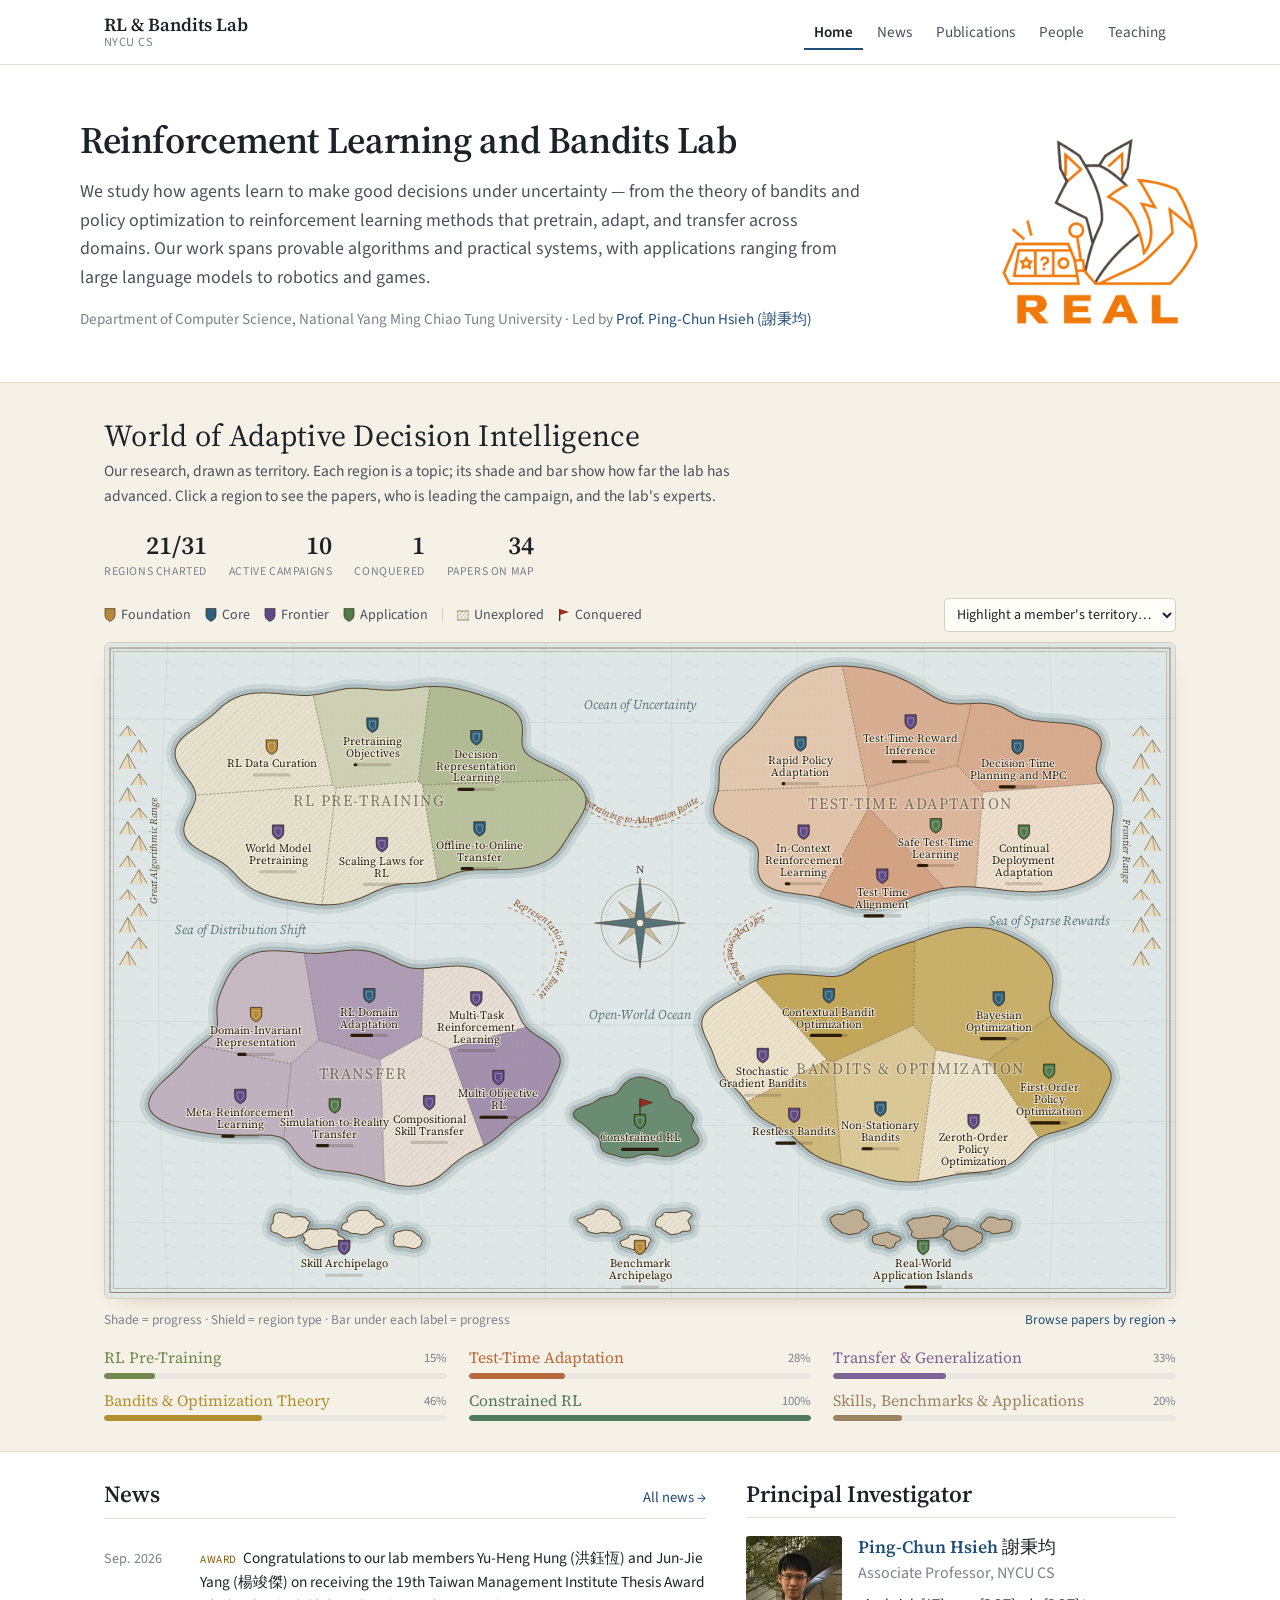
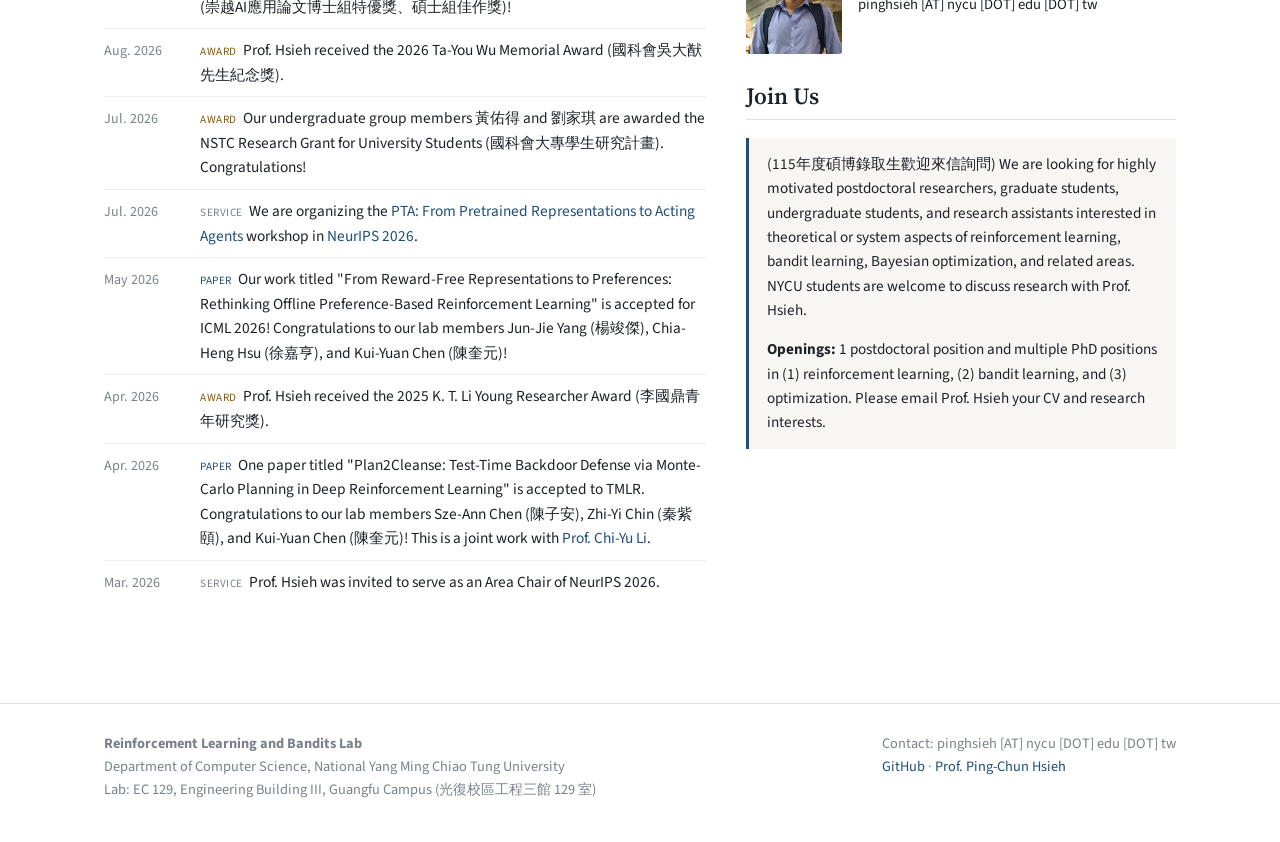
<file: index.html>
<!doctype html>
<html lang="en">
<head>
  <meta charset="utf-8">
  <meta name="viewport" content="width=device-width, initial-scale=1">
  <title>RL & Bandits Lab · NYCU</title>
  <meta name="description" content="Reinforcement Learning and Bandits Lab at the Department of Computer Science, National Yang Ming Chiao Tung University.">
  <link rel="icon" href="assets/img/favicon.png" type="image/png">
  <link rel="apple-touch-icon" href="assets/img/apple-touch-icon.png">
  <link rel="preconnect" href="https://fonts.googleapis.com">
  <link rel="preconnect" href="https://fonts.gstatic.com" crossorigin>
  <link rel="stylesheet" href="https://fonts.googleapis.com/css2?family=IM+Fell+English:ital@0;1&family=Source+Sans+3:wght@400;600&family=Source+Serif+4:opsz,wght@8..60,400;8..60,600&display=swap">
  <link rel="stylesheet" href="assets/css/style.css">
</head>
<body data-page="home">
  <main></main>
  <script src="assets/js/load.js"></script>
</body>
</html>
</file>
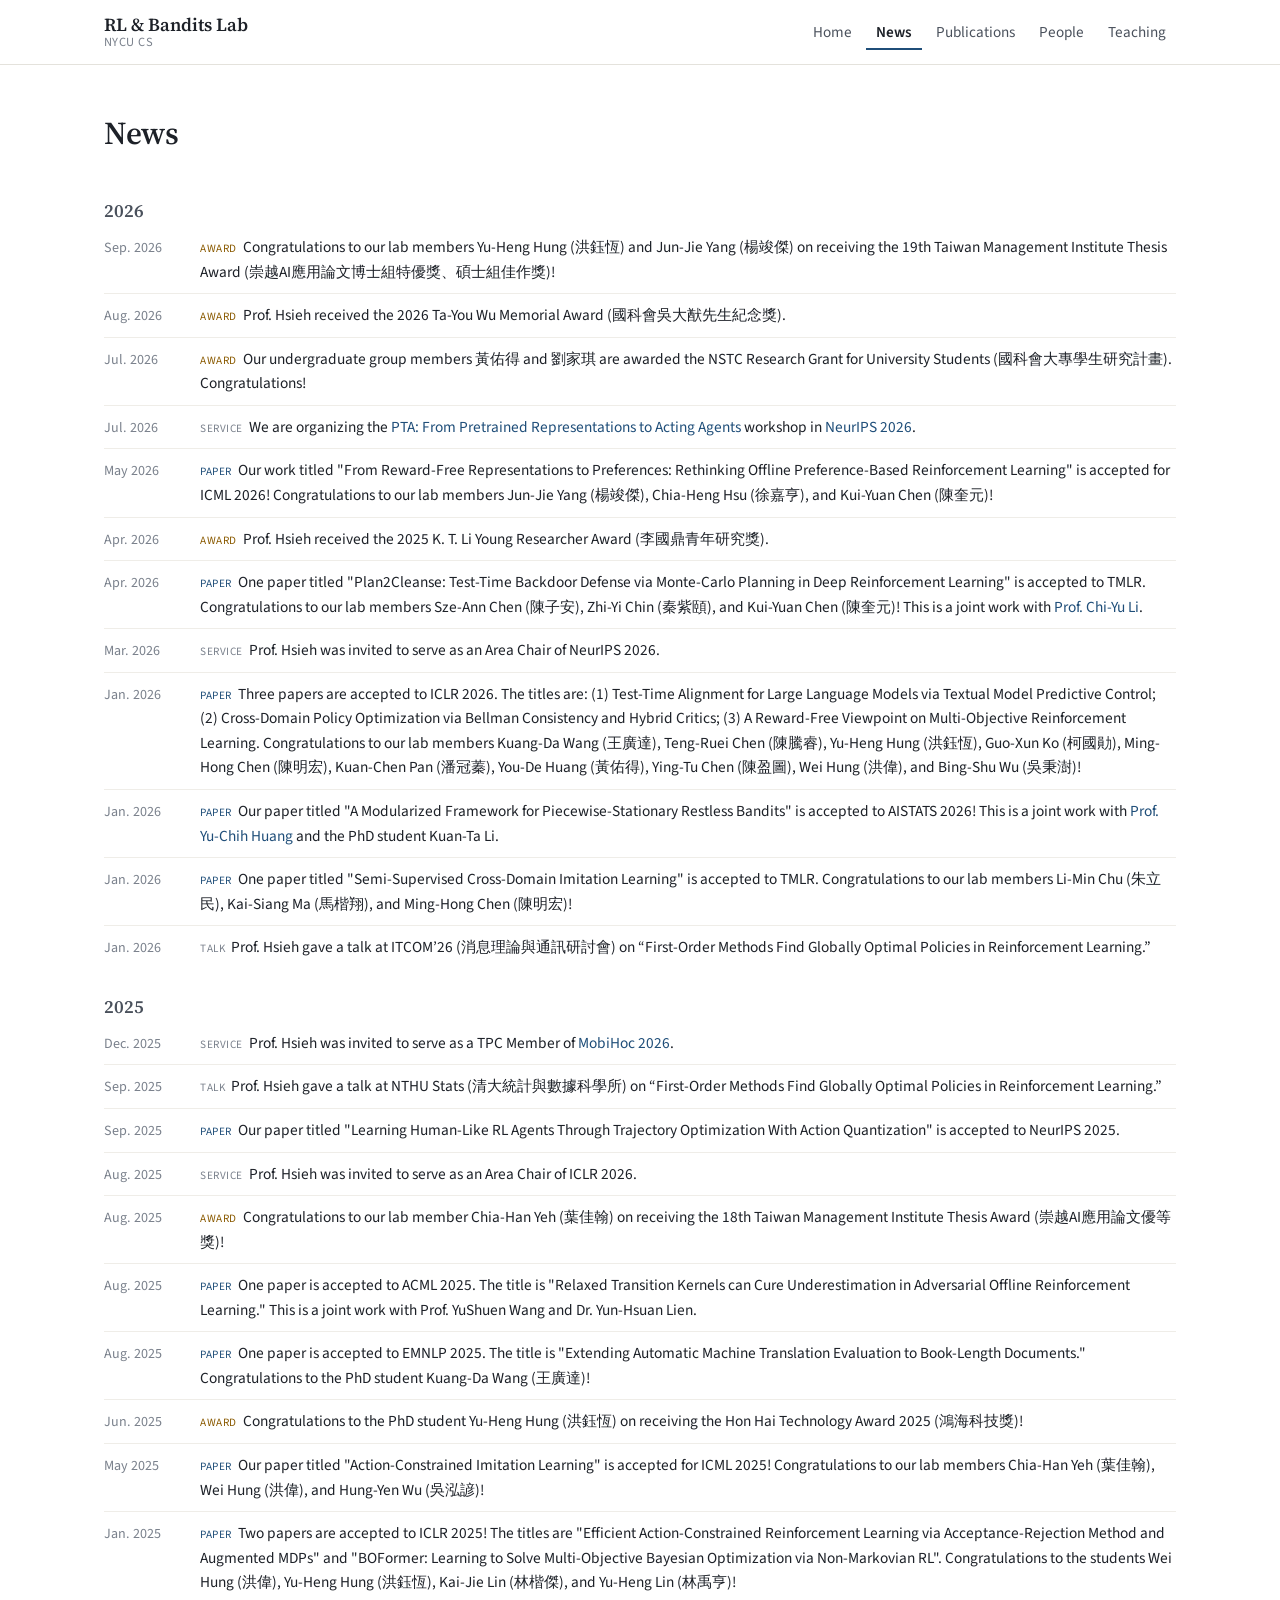
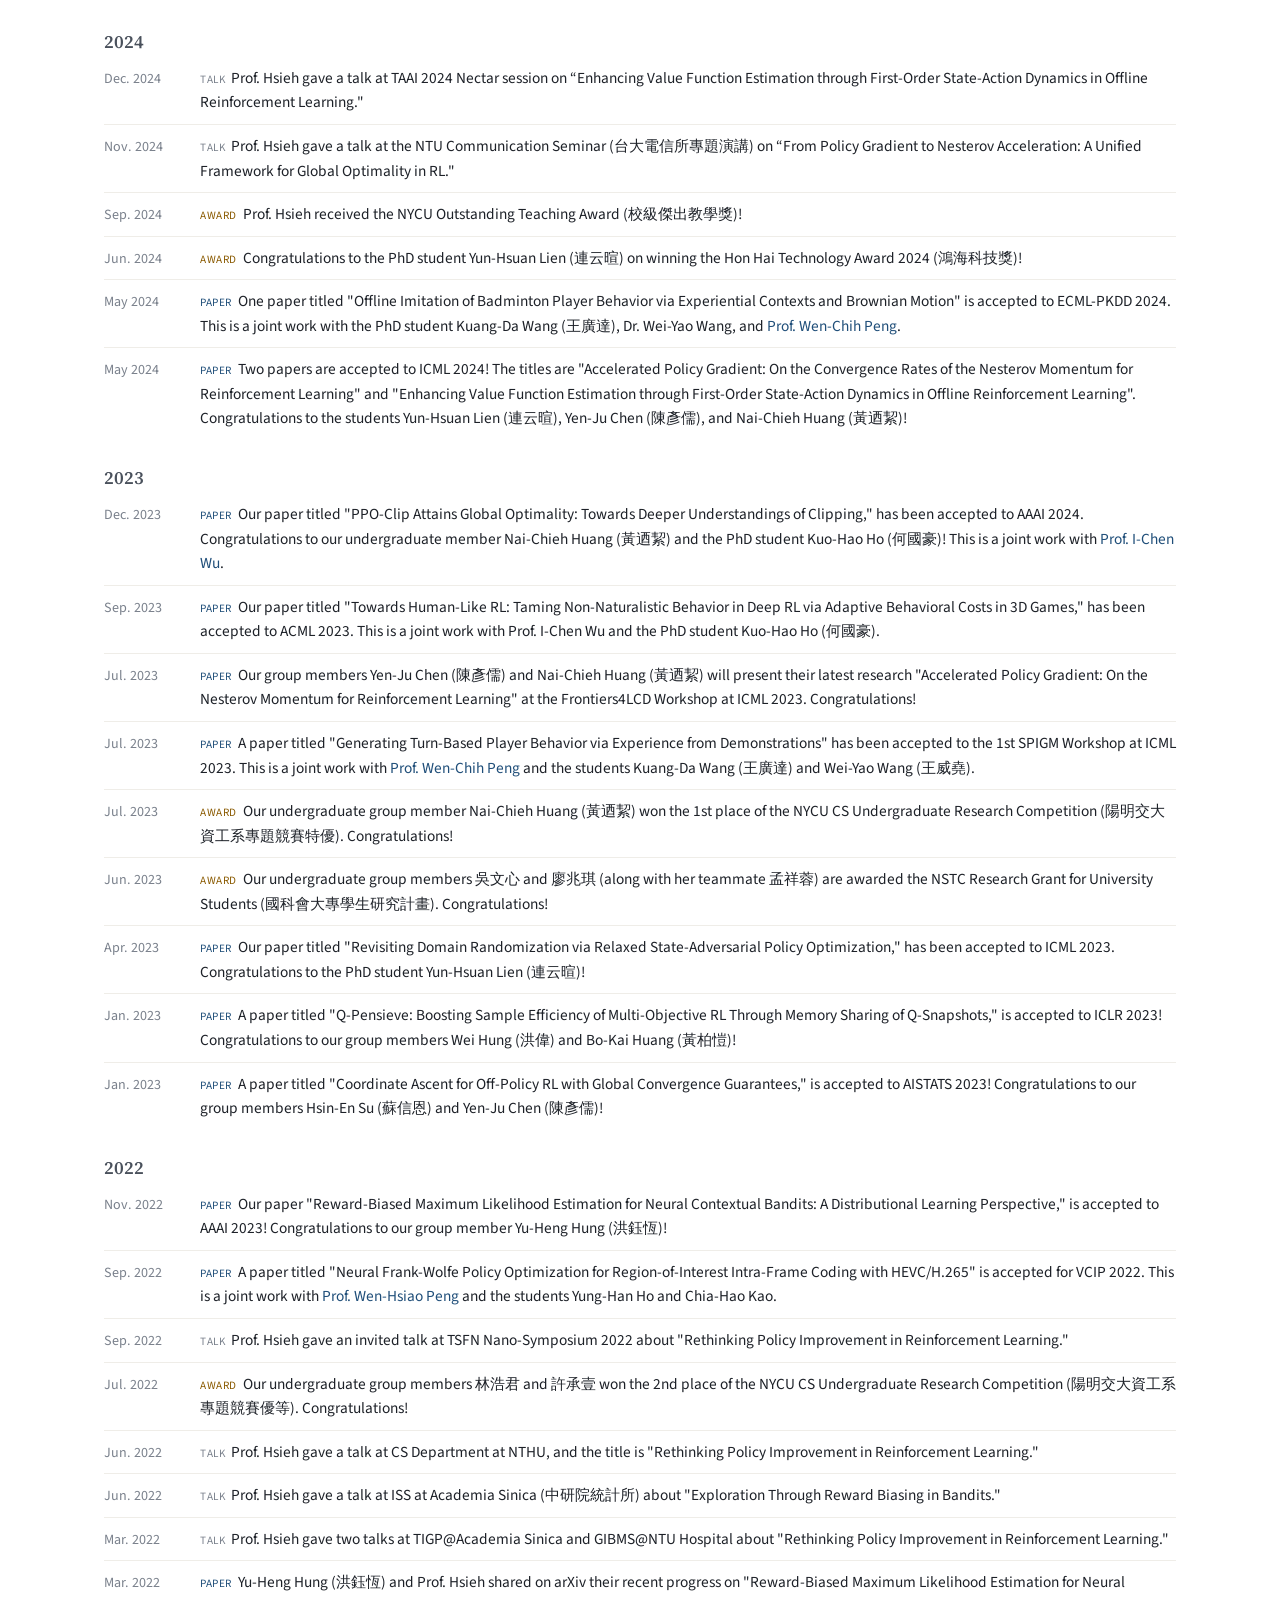
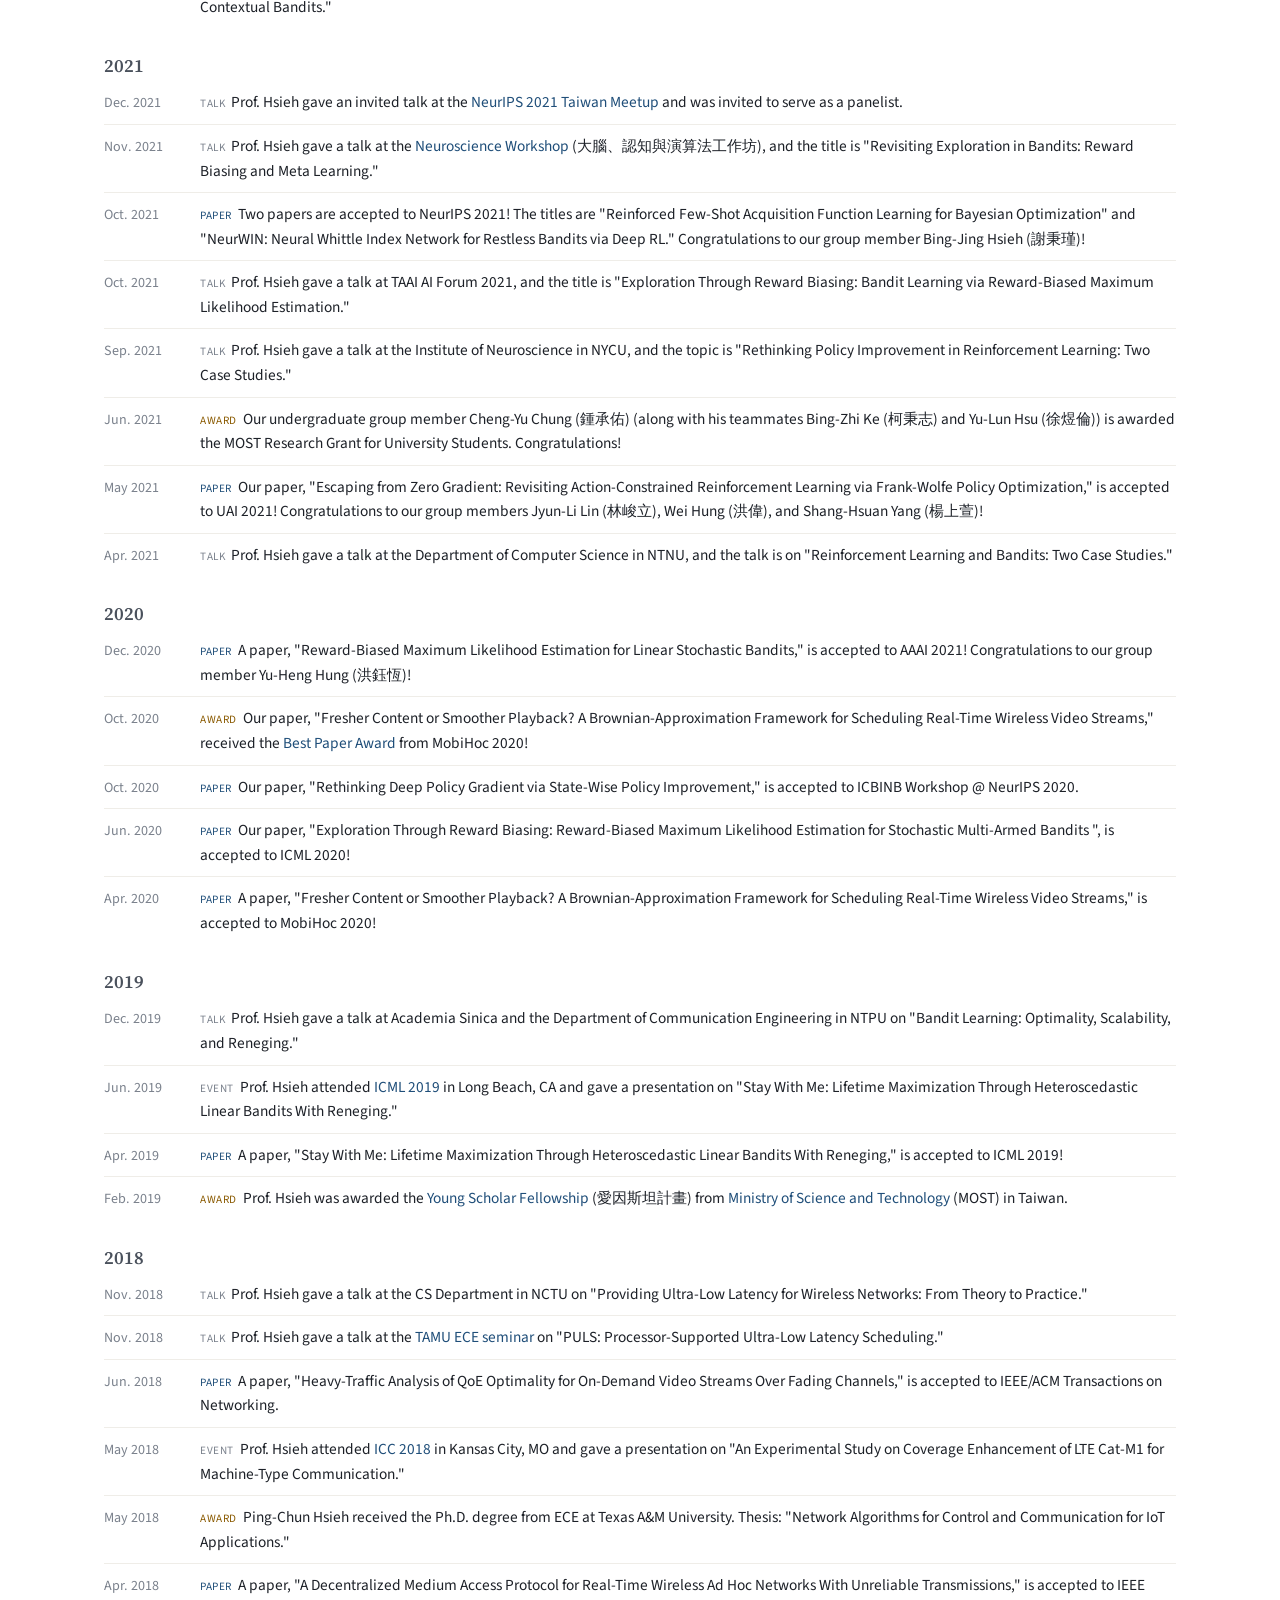
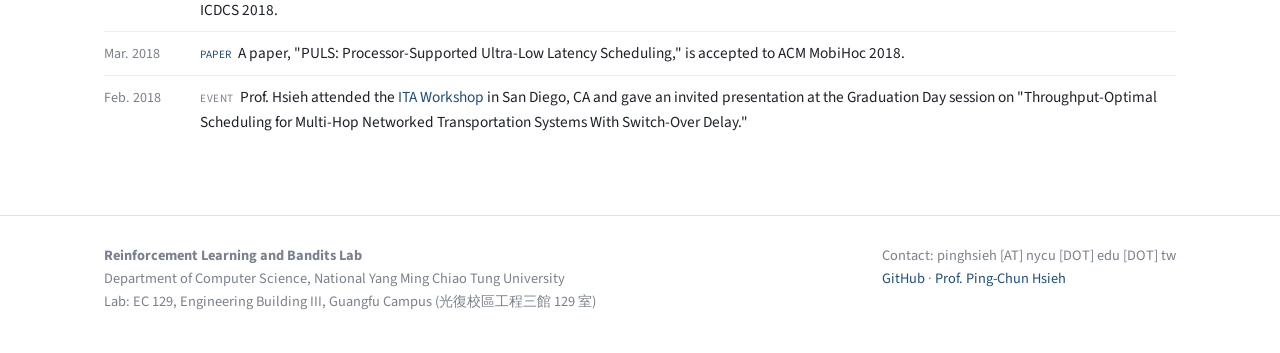
<file: news.html>
<!doctype html>
<html lang="en">
<head>
  <meta charset="utf-8">
  <meta name="viewport" content="width=device-width, initial-scale=1">
  <title>News · RL & Bandits Lab</title>
  <meta name="description" content="News from the RL & Bandits Lab, NYCU.">
  <link rel="icon" href="assets/img/favicon.png" type="image/png">
  <link rel="apple-touch-icon" href="assets/img/apple-touch-icon.png">
  <link rel="preconnect" href="https://fonts.googleapis.com">
  <link rel="preconnect" href="https://fonts.gstatic.com" crossorigin>
  <link rel="stylesheet" href="https://fonts.googleapis.com/css2?family=IM+Fell+English:ital@0;1&family=Source+Sans+3:wght@400;600&family=Source+Serif+4:opsz,wght@8..60,400;8..60,600&display=swap">
  <link rel="stylesheet" href="assets/css/style.css">
</head>
<body data-page="news">
  <main></main>
  <script src="assets/js/load.js"></script>
</body>
</html>
</file>
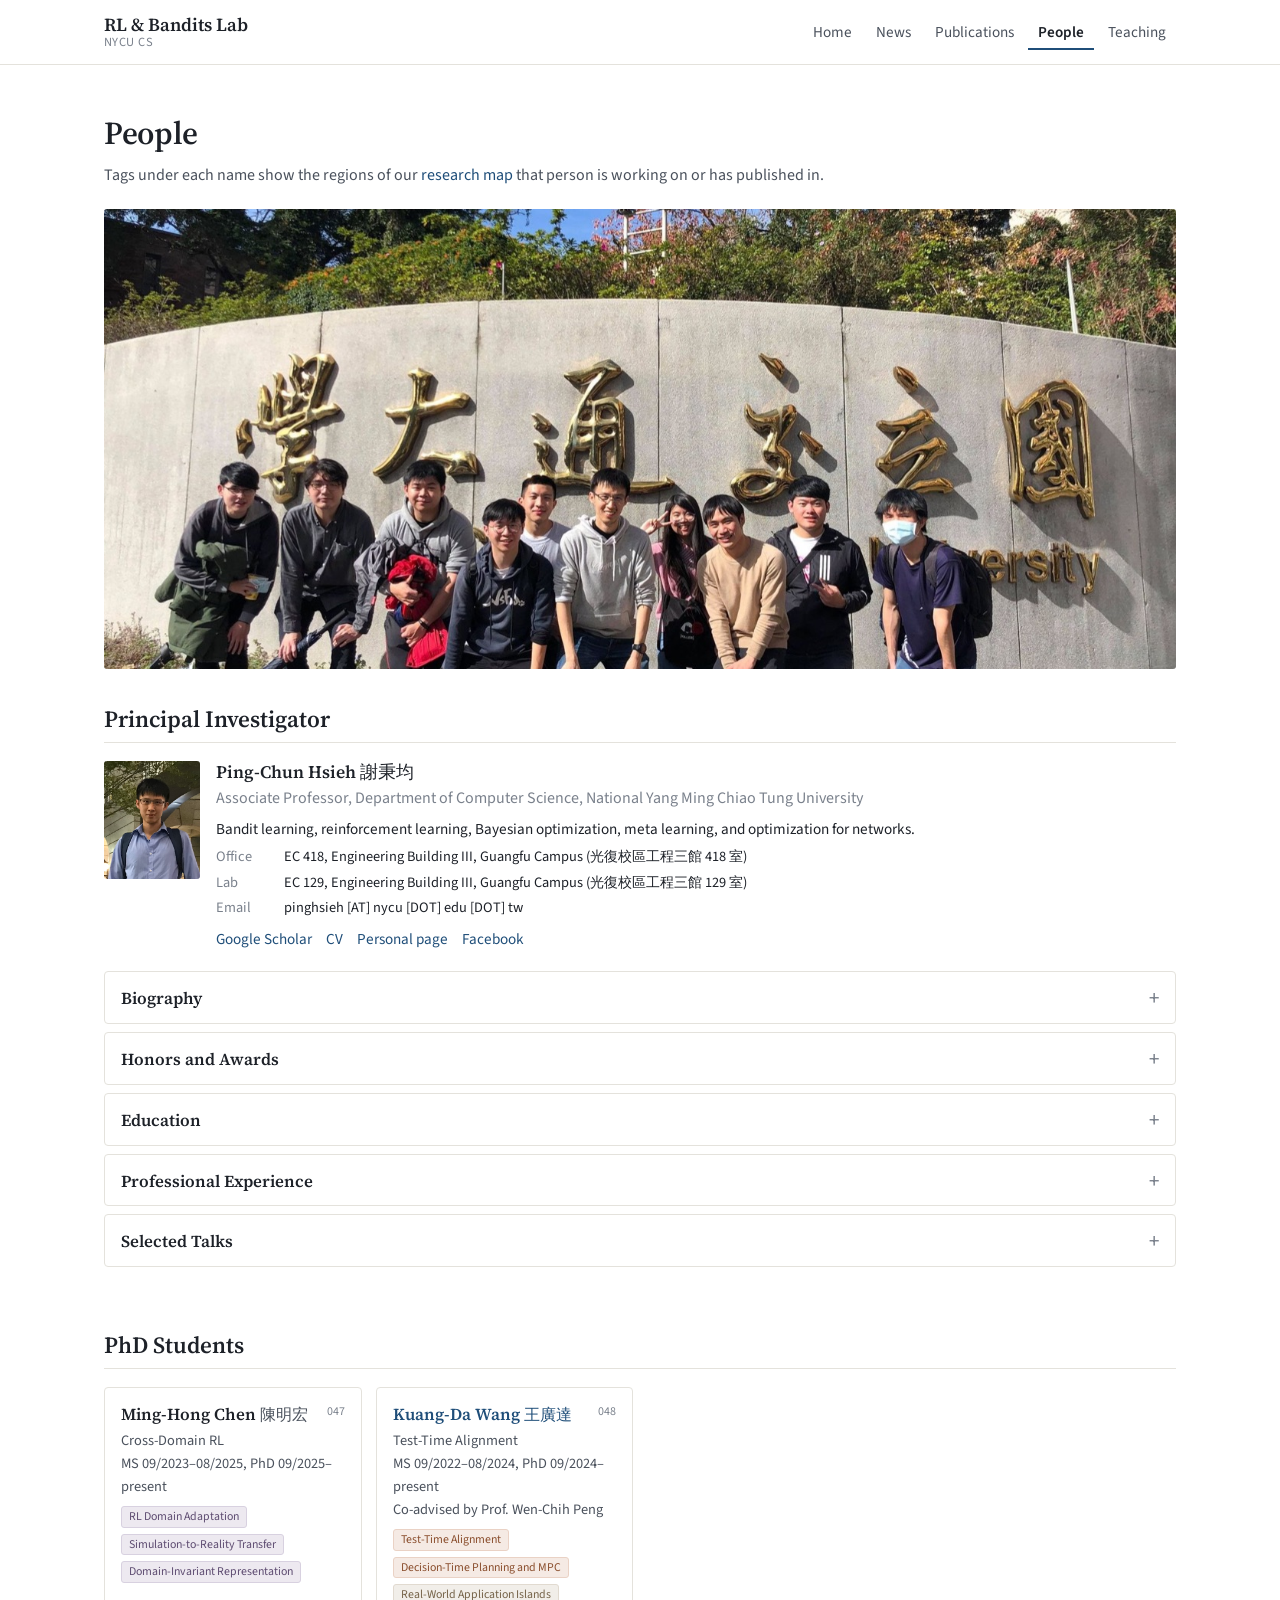
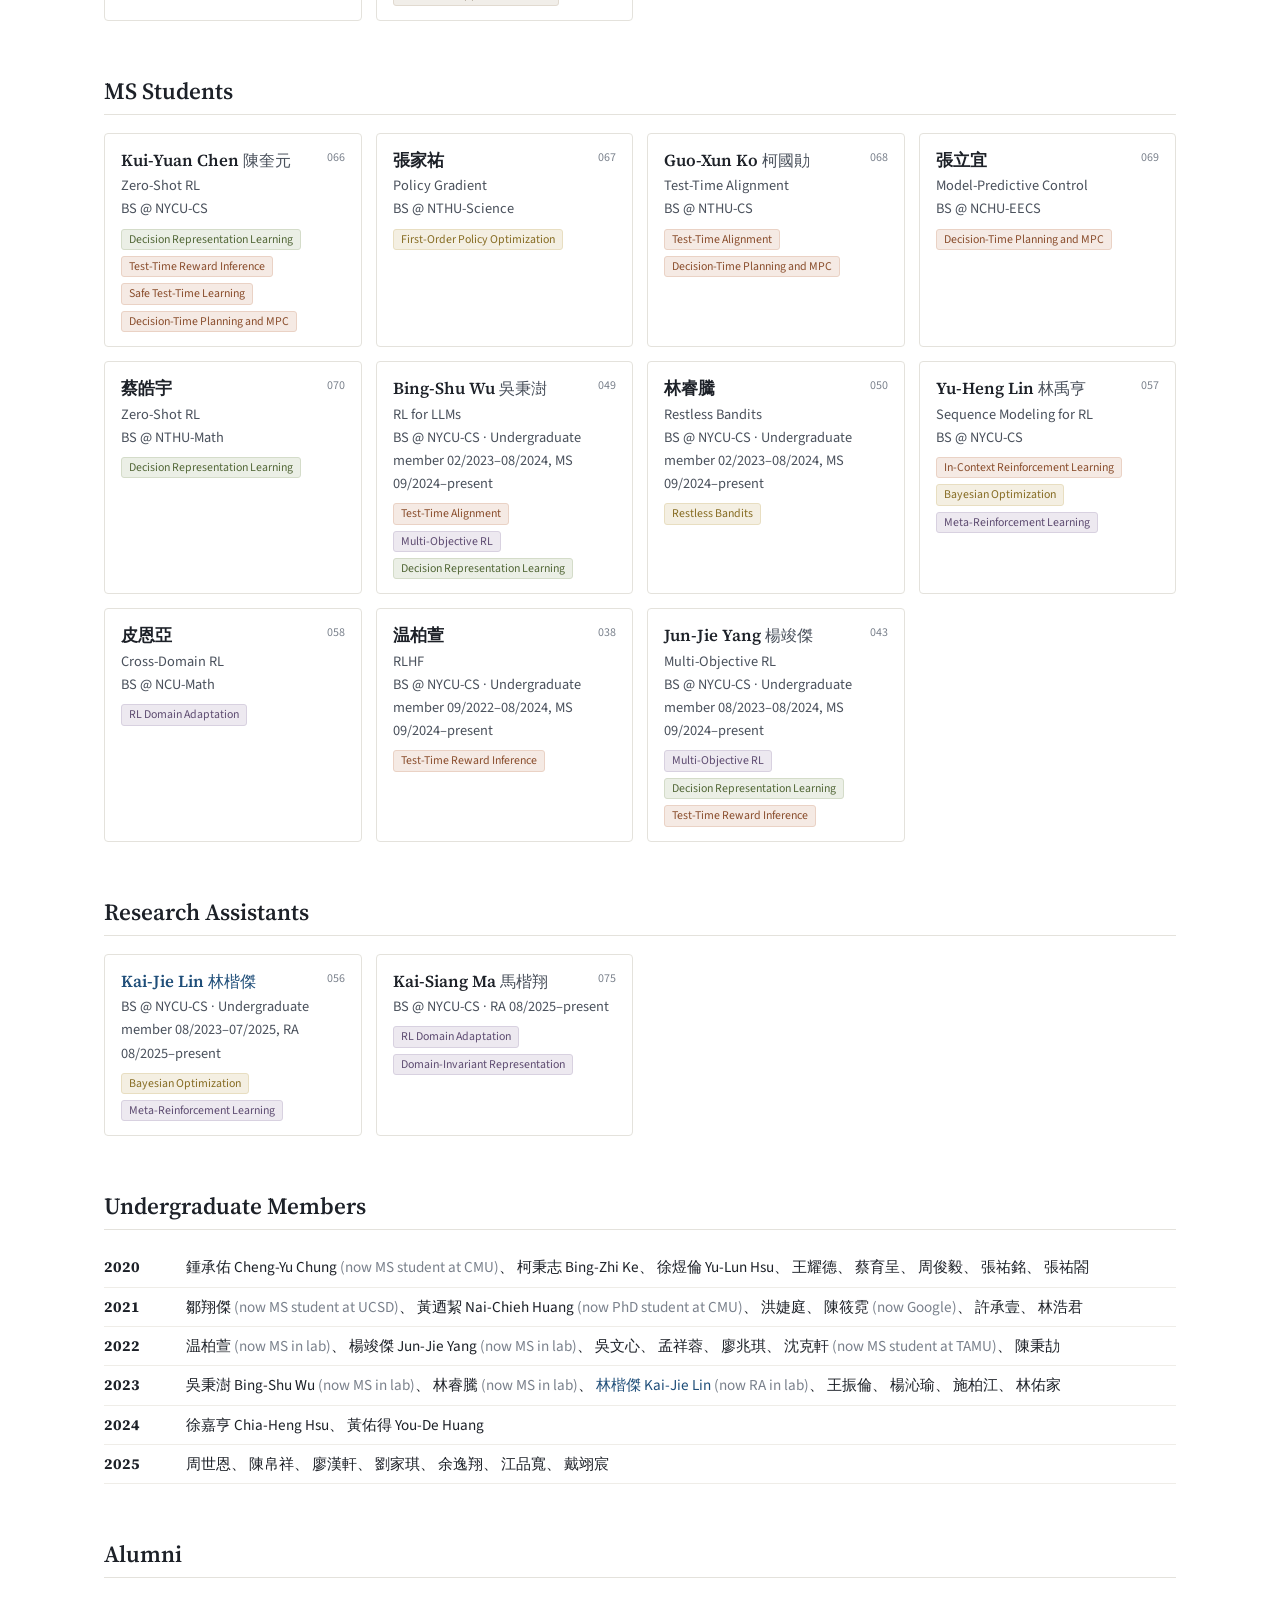
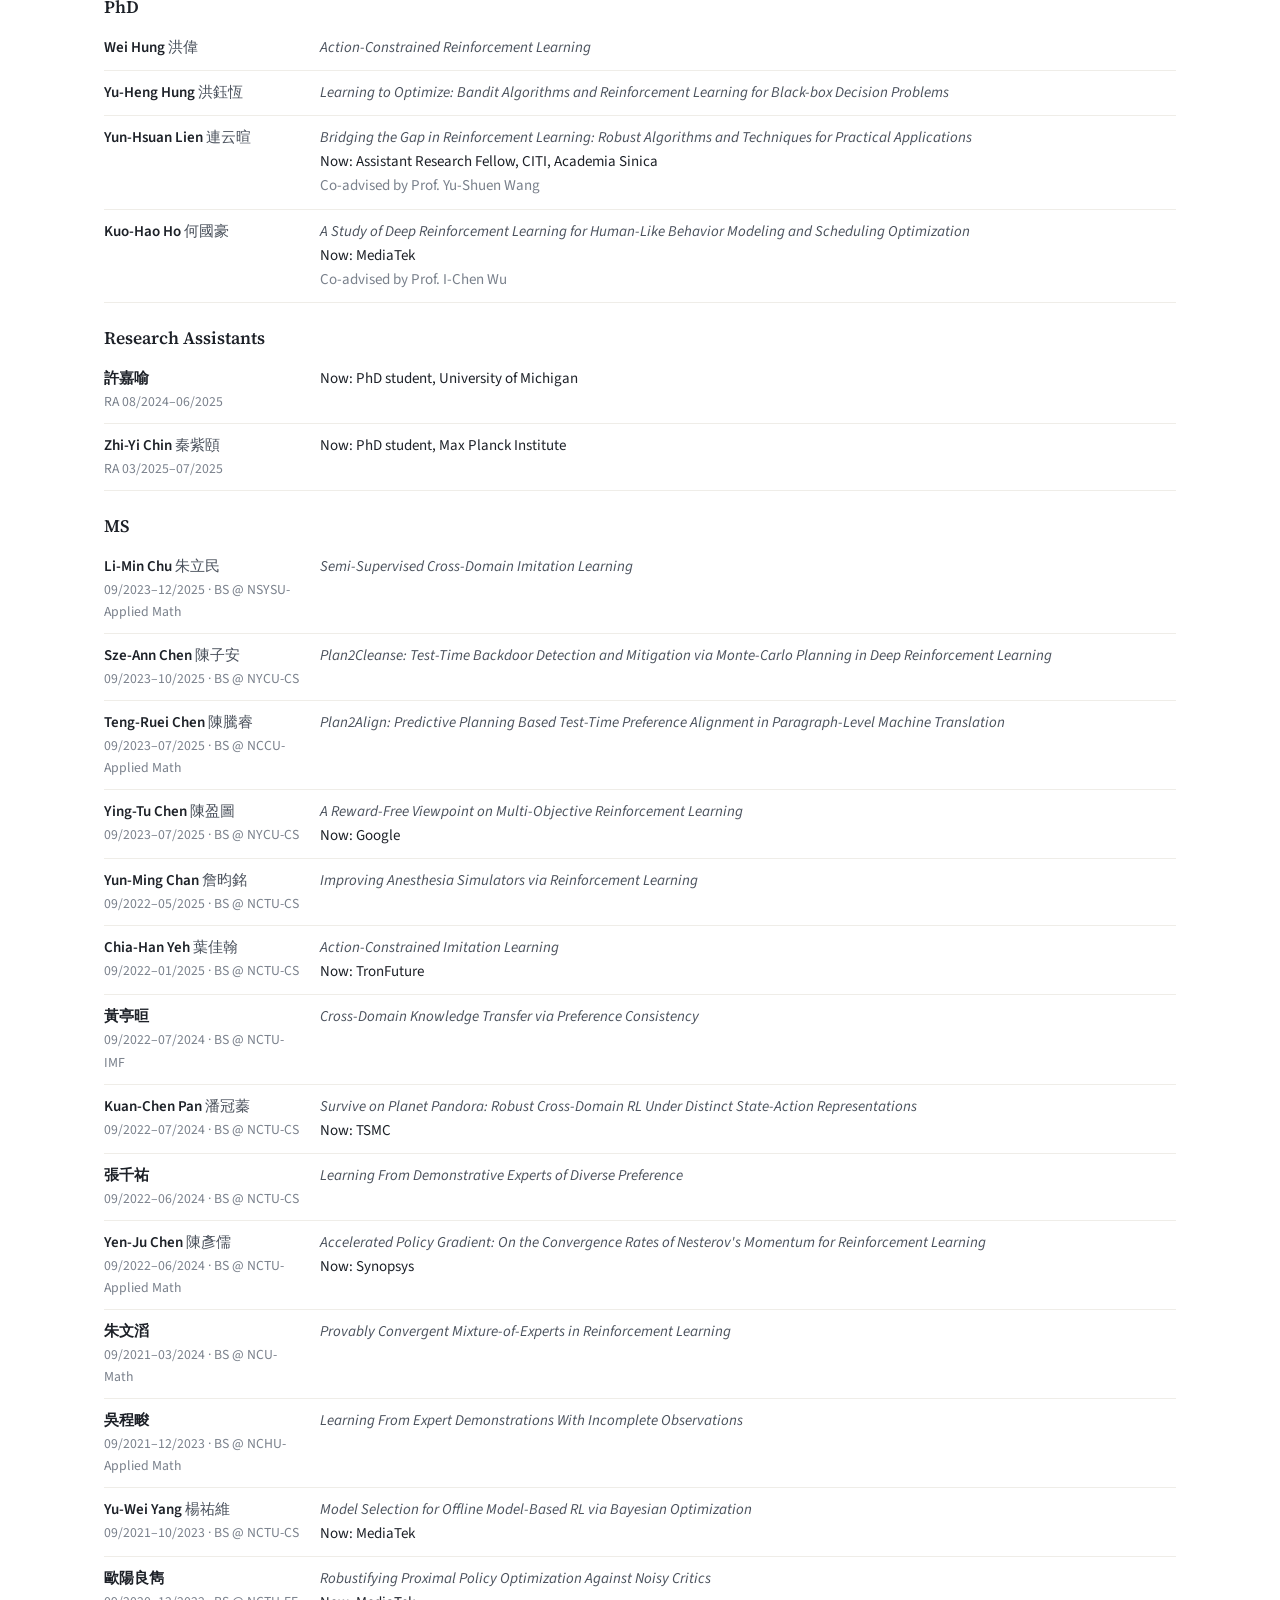
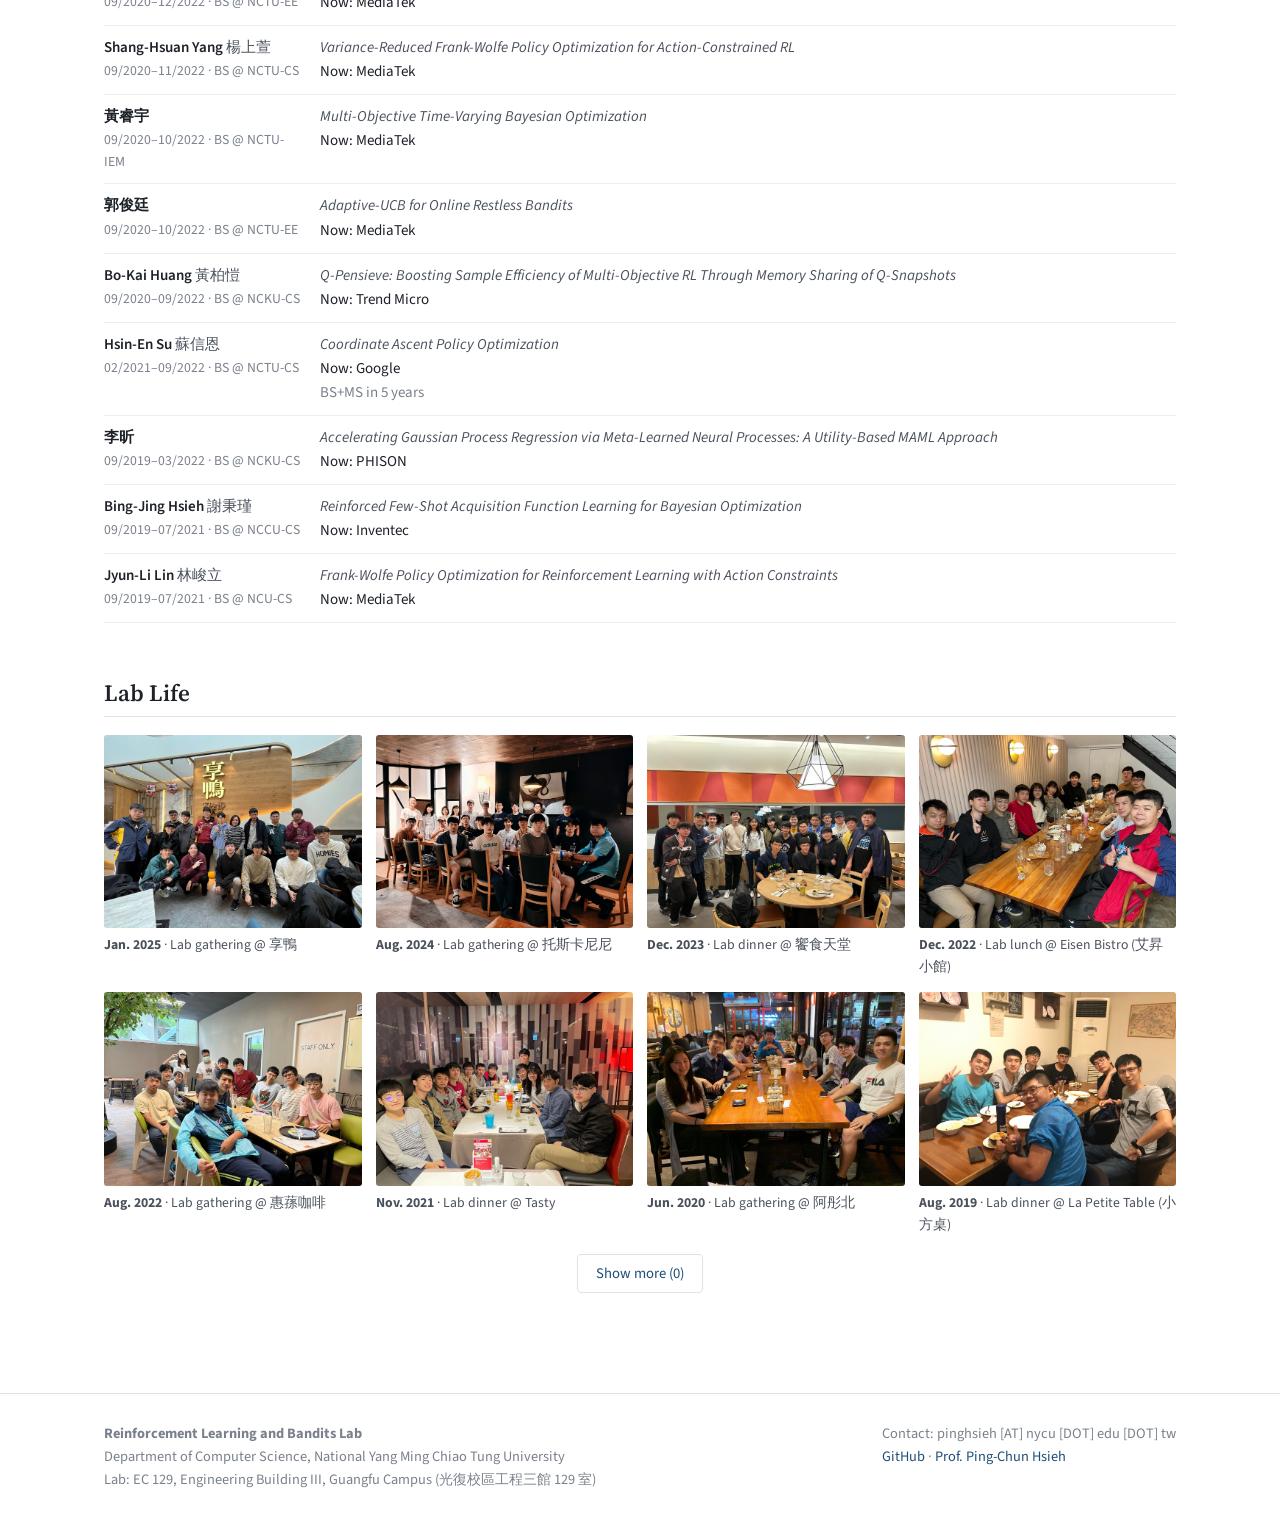
<file: people.html>
<!doctype html>
<html lang="en">
<head>
  <meta charset="utf-8">
  <meta name="viewport" content="width=device-width, initial-scale=1">
  <title>People · RL & Bandits Lab</title>
  <meta name="description" content="Members and alumni of the RL & Bandits Lab, NYCU.">
  <link rel="icon" href="assets/img/favicon.png" type="image/png">
  <link rel="apple-touch-icon" href="assets/img/apple-touch-icon.png">
  <link rel="preconnect" href="https://fonts.googleapis.com">
  <link rel="preconnect" href="https://fonts.gstatic.com" crossorigin>
  <link rel="stylesheet" href="https://fonts.googleapis.com/css2?family=IM+Fell+English:ital@0;1&family=Source+Sans+3:wght@400;600&family=Source+Serif+4:opsz,wght@8..60,400;8..60,600&display=swap">
  <link rel="stylesheet" href="assets/css/style.css">
</head>
<body data-page="people">
  <main></main>
  <script src="assets/js/load.js"></script>
</body>
</html>
</file>
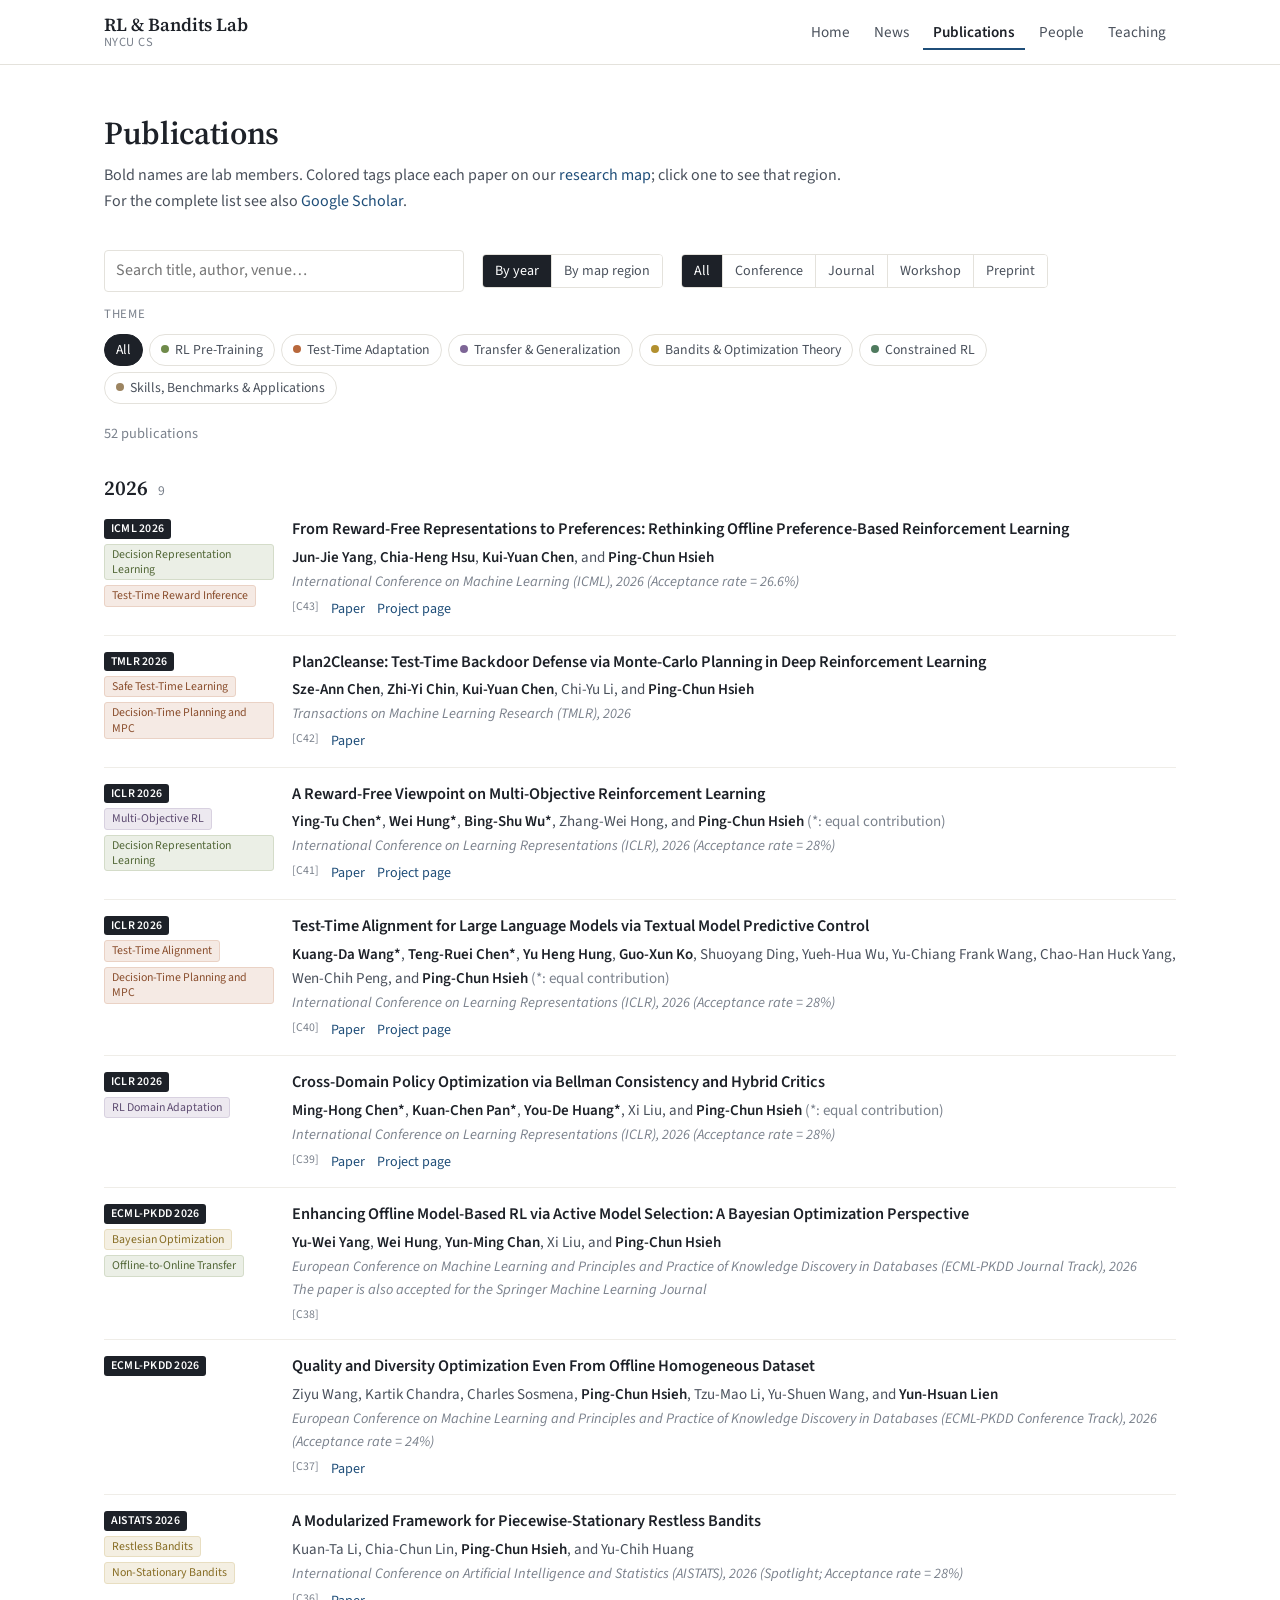
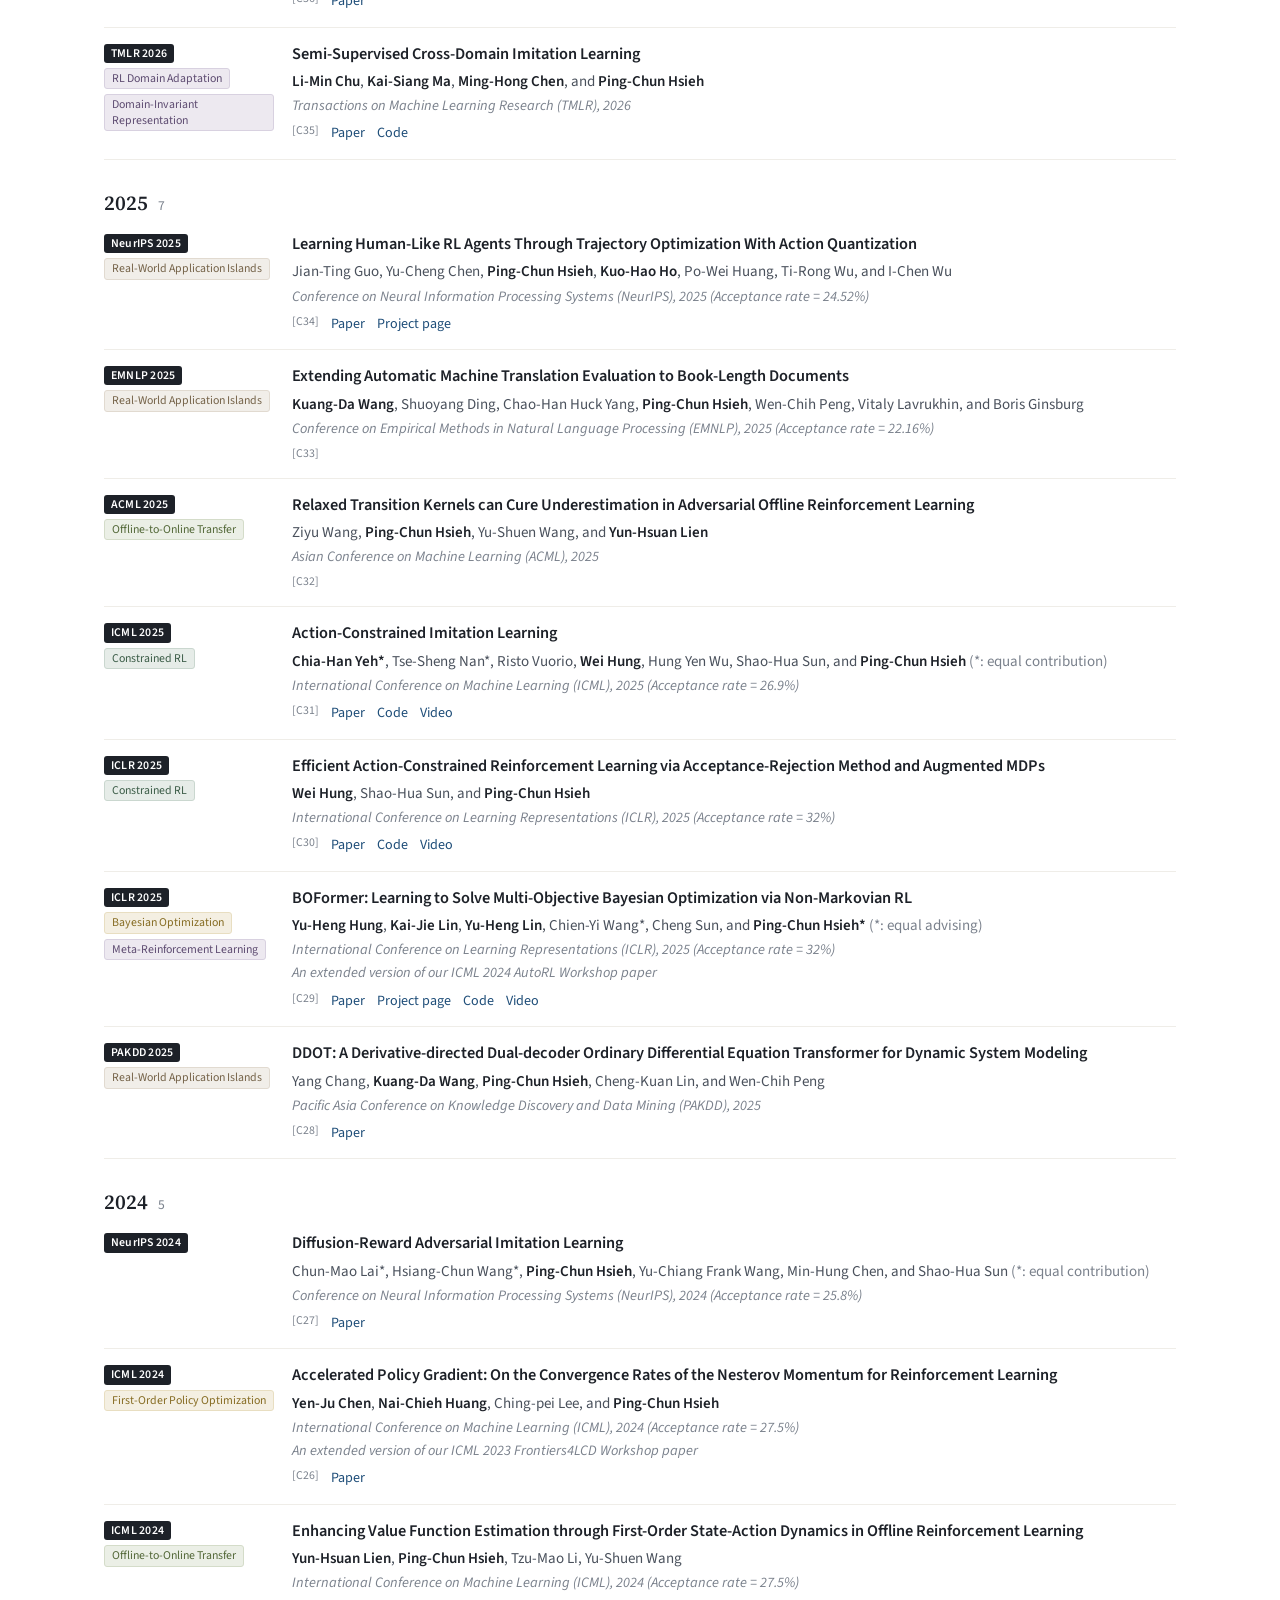
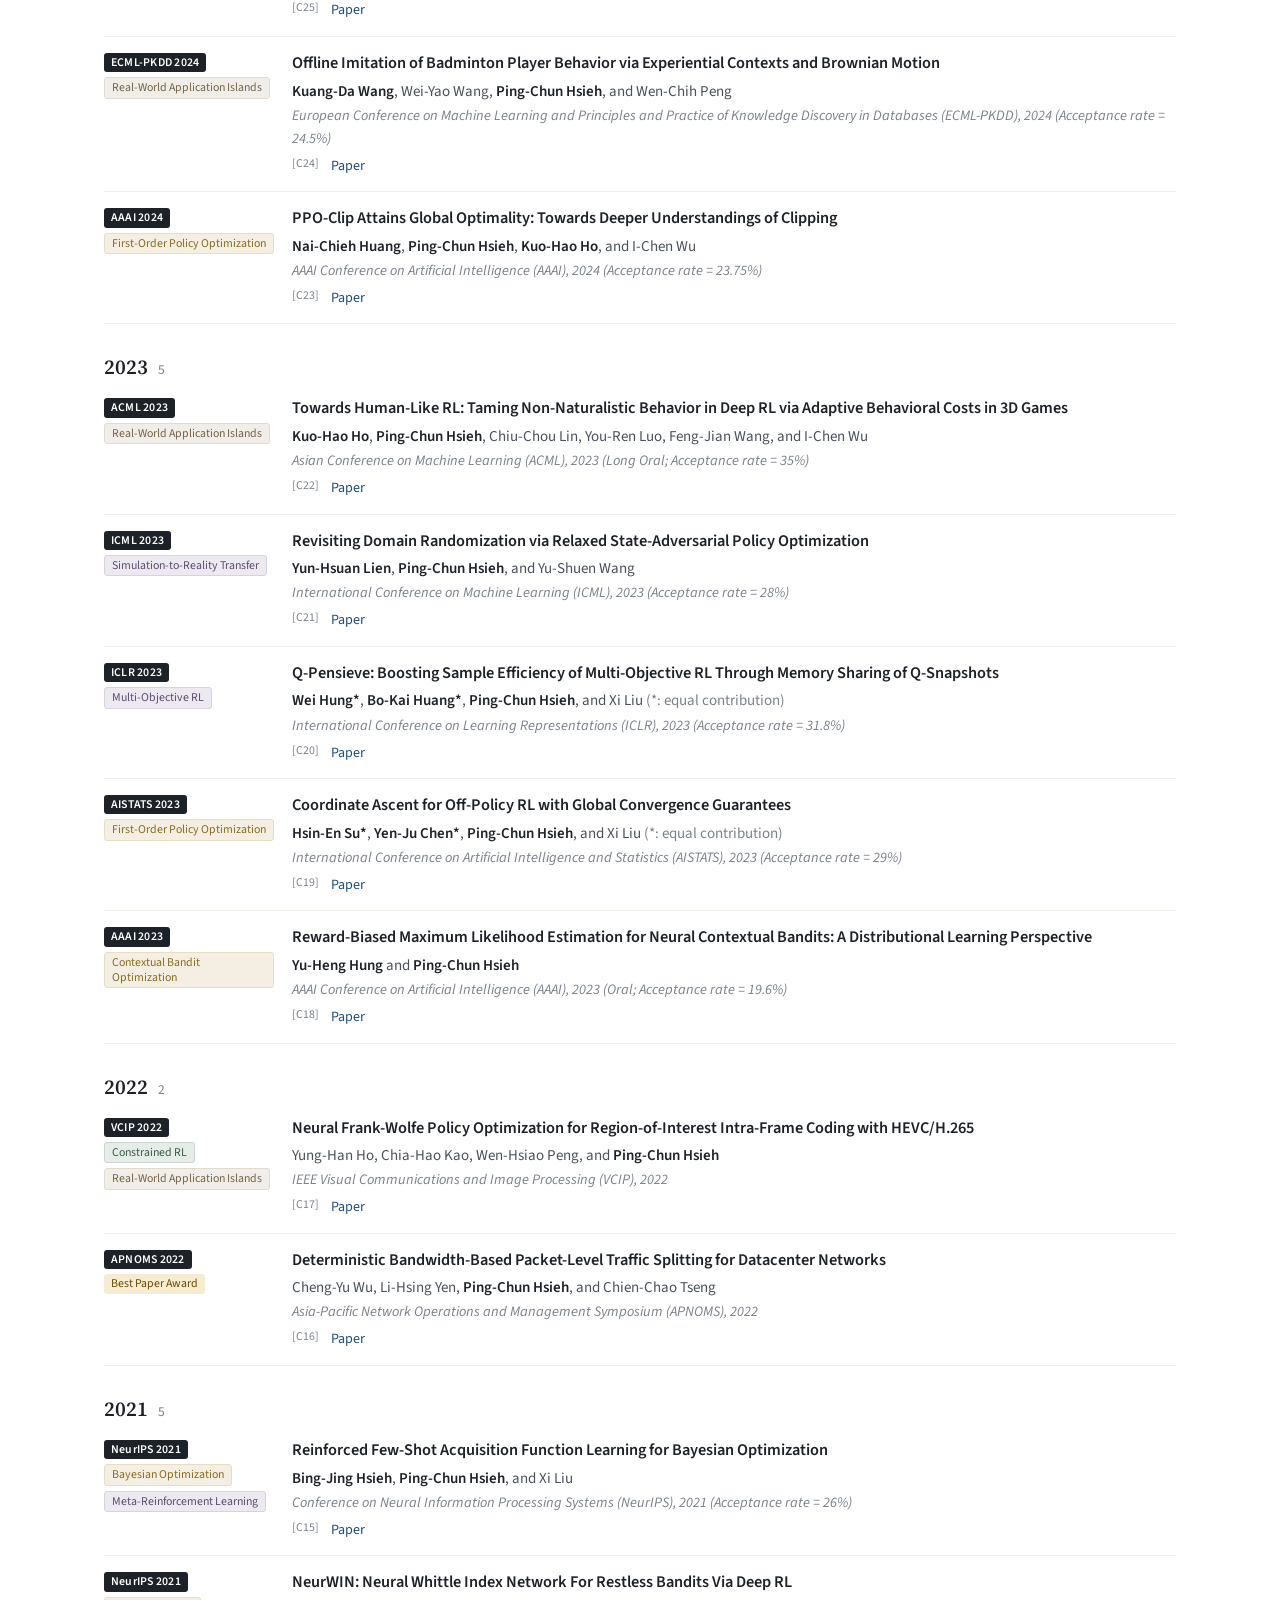
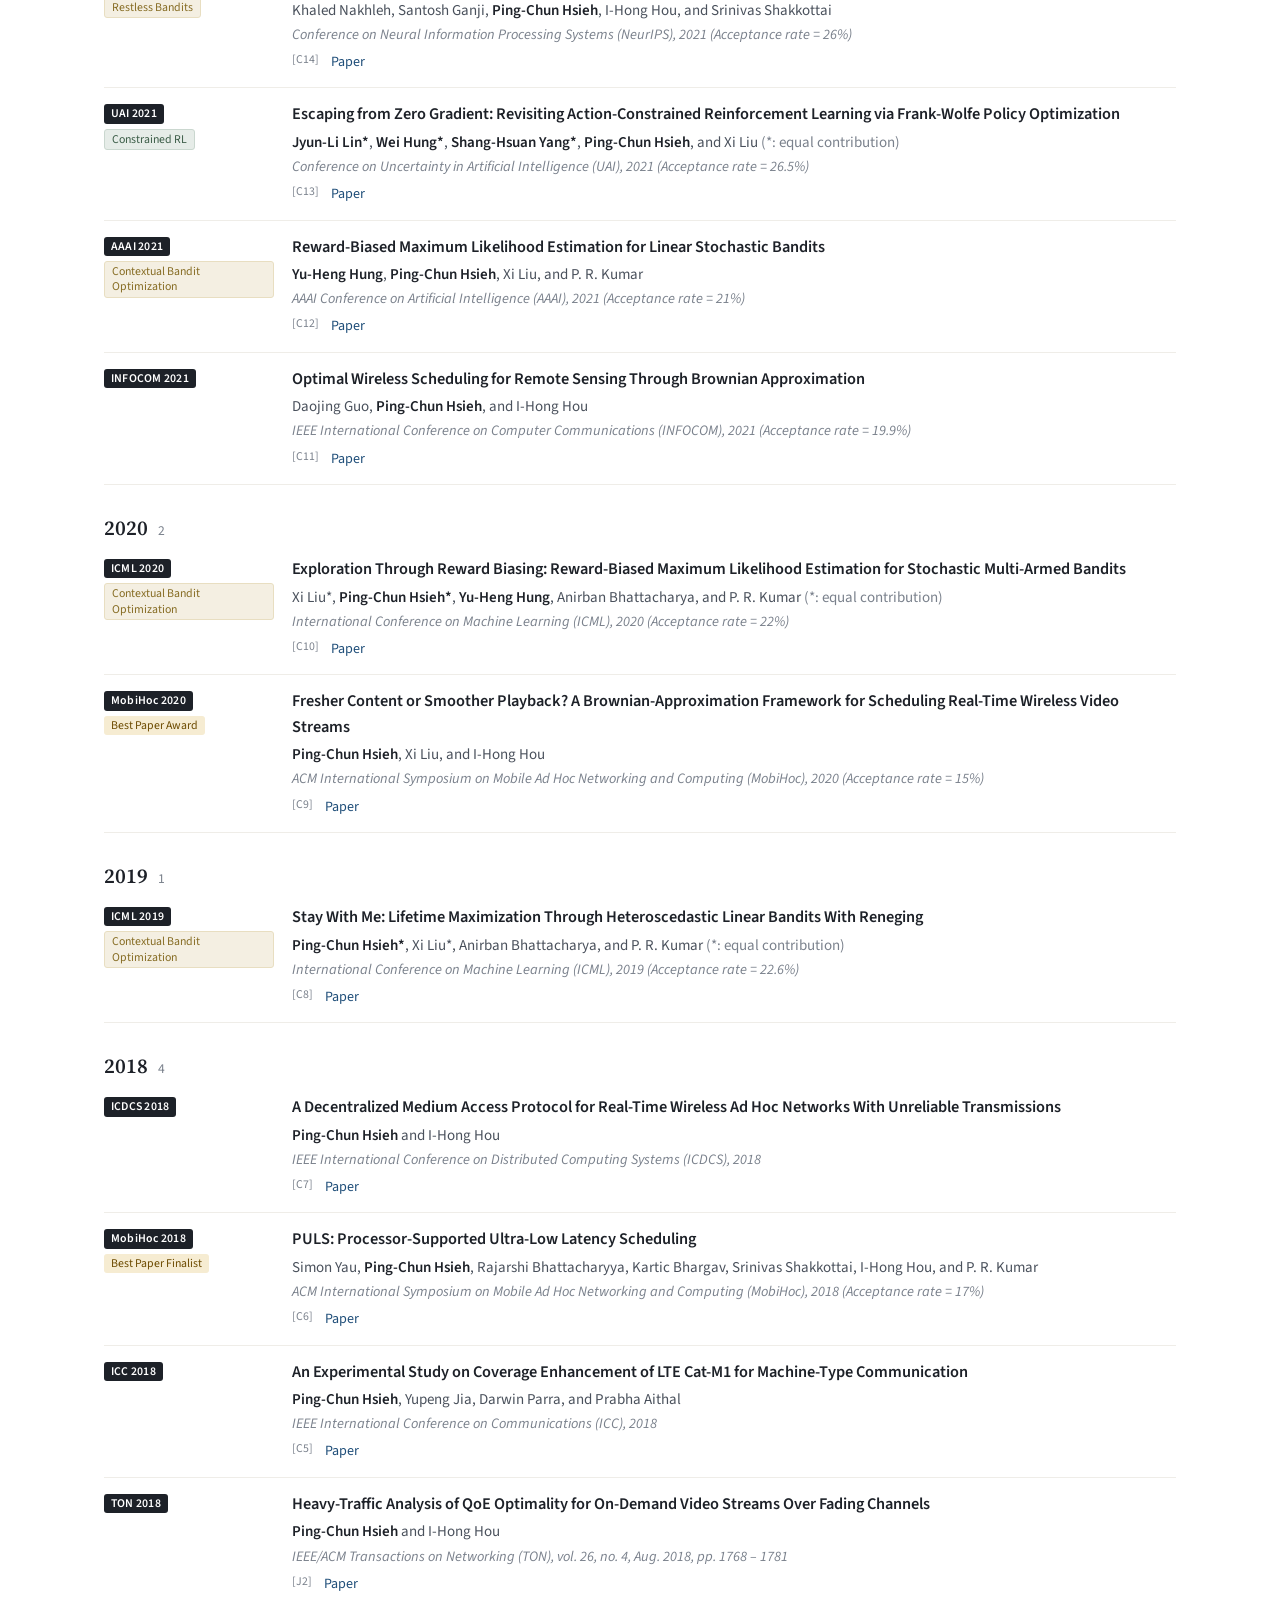
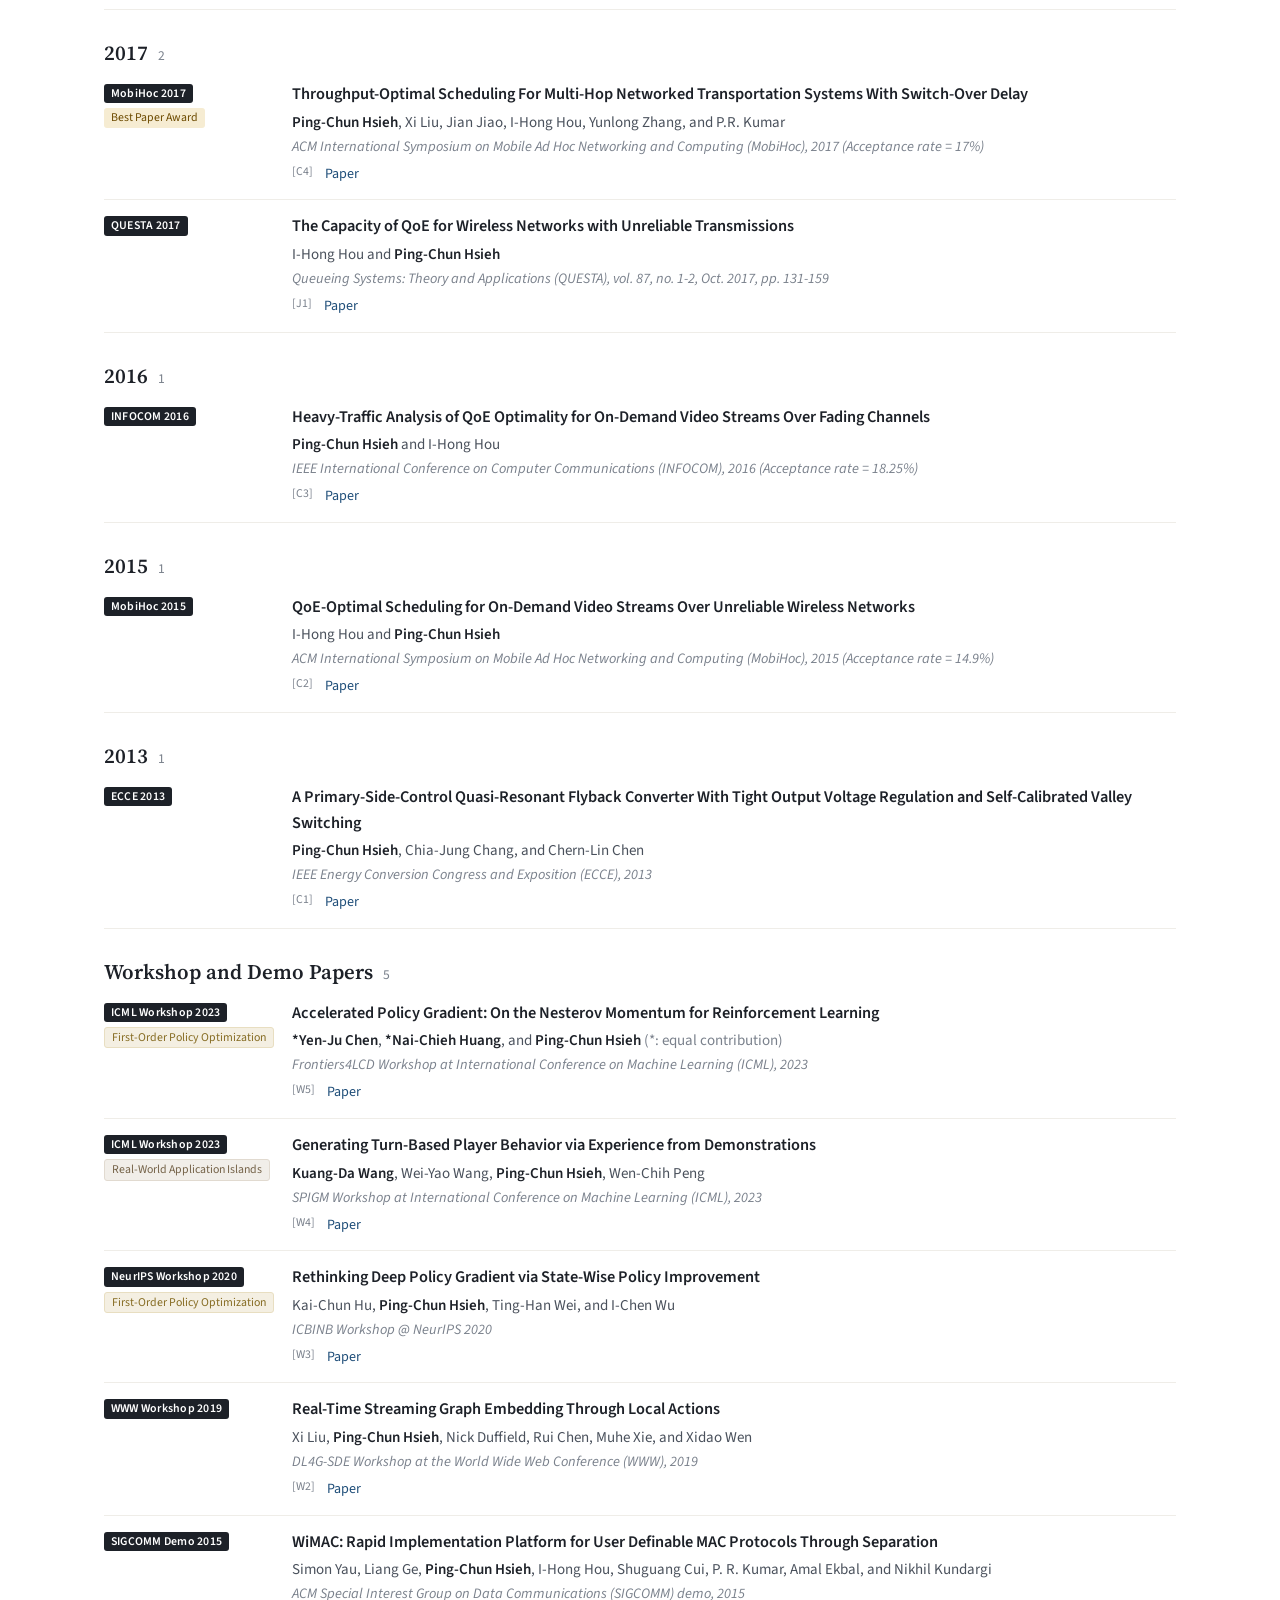
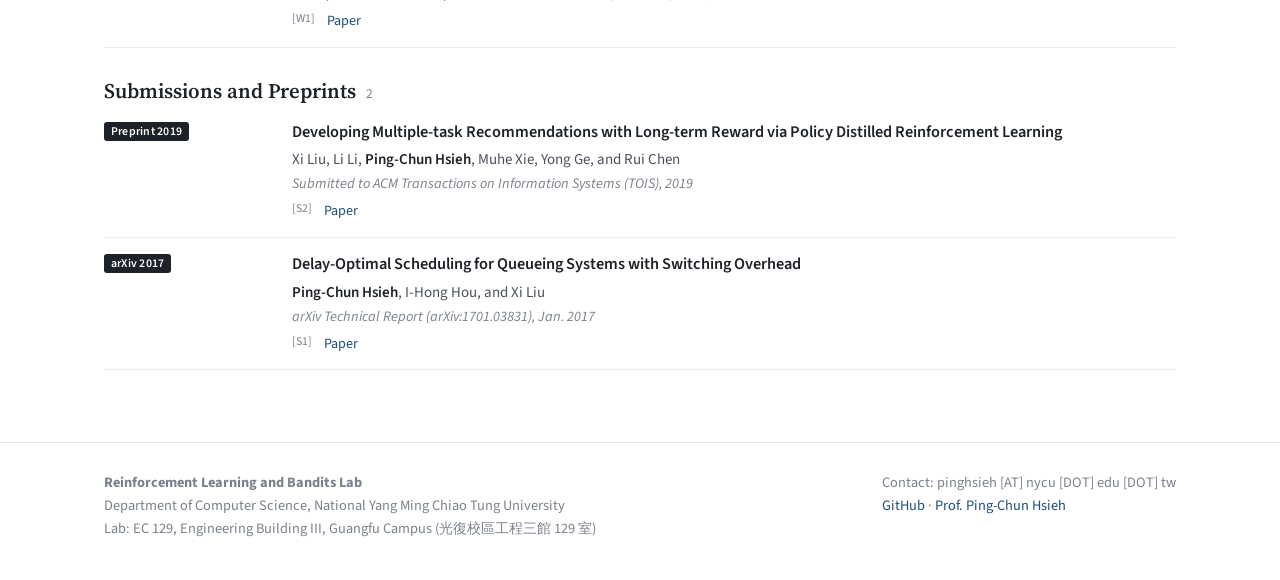
<file: publications.html>
<!doctype html>
<html lang="en">
<head>
  <meta charset="utf-8">
  <meta name="viewport" content="width=device-width, initial-scale=1">
  <title>Publications · RL & Bandits Lab</title>
  <meta name="description" content="Publications of the RL & Bandits Lab, NYCU.">
  <link rel="icon" href="assets/img/favicon.png" type="image/png">
  <link rel="apple-touch-icon" href="assets/img/apple-touch-icon.png">
  <link rel="preconnect" href="https://fonts.googleapis.com">
  <link rel="preconnect" href="https://fonts.gstatic.com" crossorigin>
  <link rel="stylesheet" href="https://fonts.googleapis.com/css2?family=IM+Fell+English:ital@0;1&family=Source+Sans+3:wght@400;600&family=Source+Serif+4:opsz,wght@8..60,400;8..60,600&display=swap">
  <link rel="stylesheet" href="assets/css/style.css">
</head>
<body data-page="publications">
  <main></main>
  <script src="assets/js/load.js"></script>
</body>
</html>
</file>
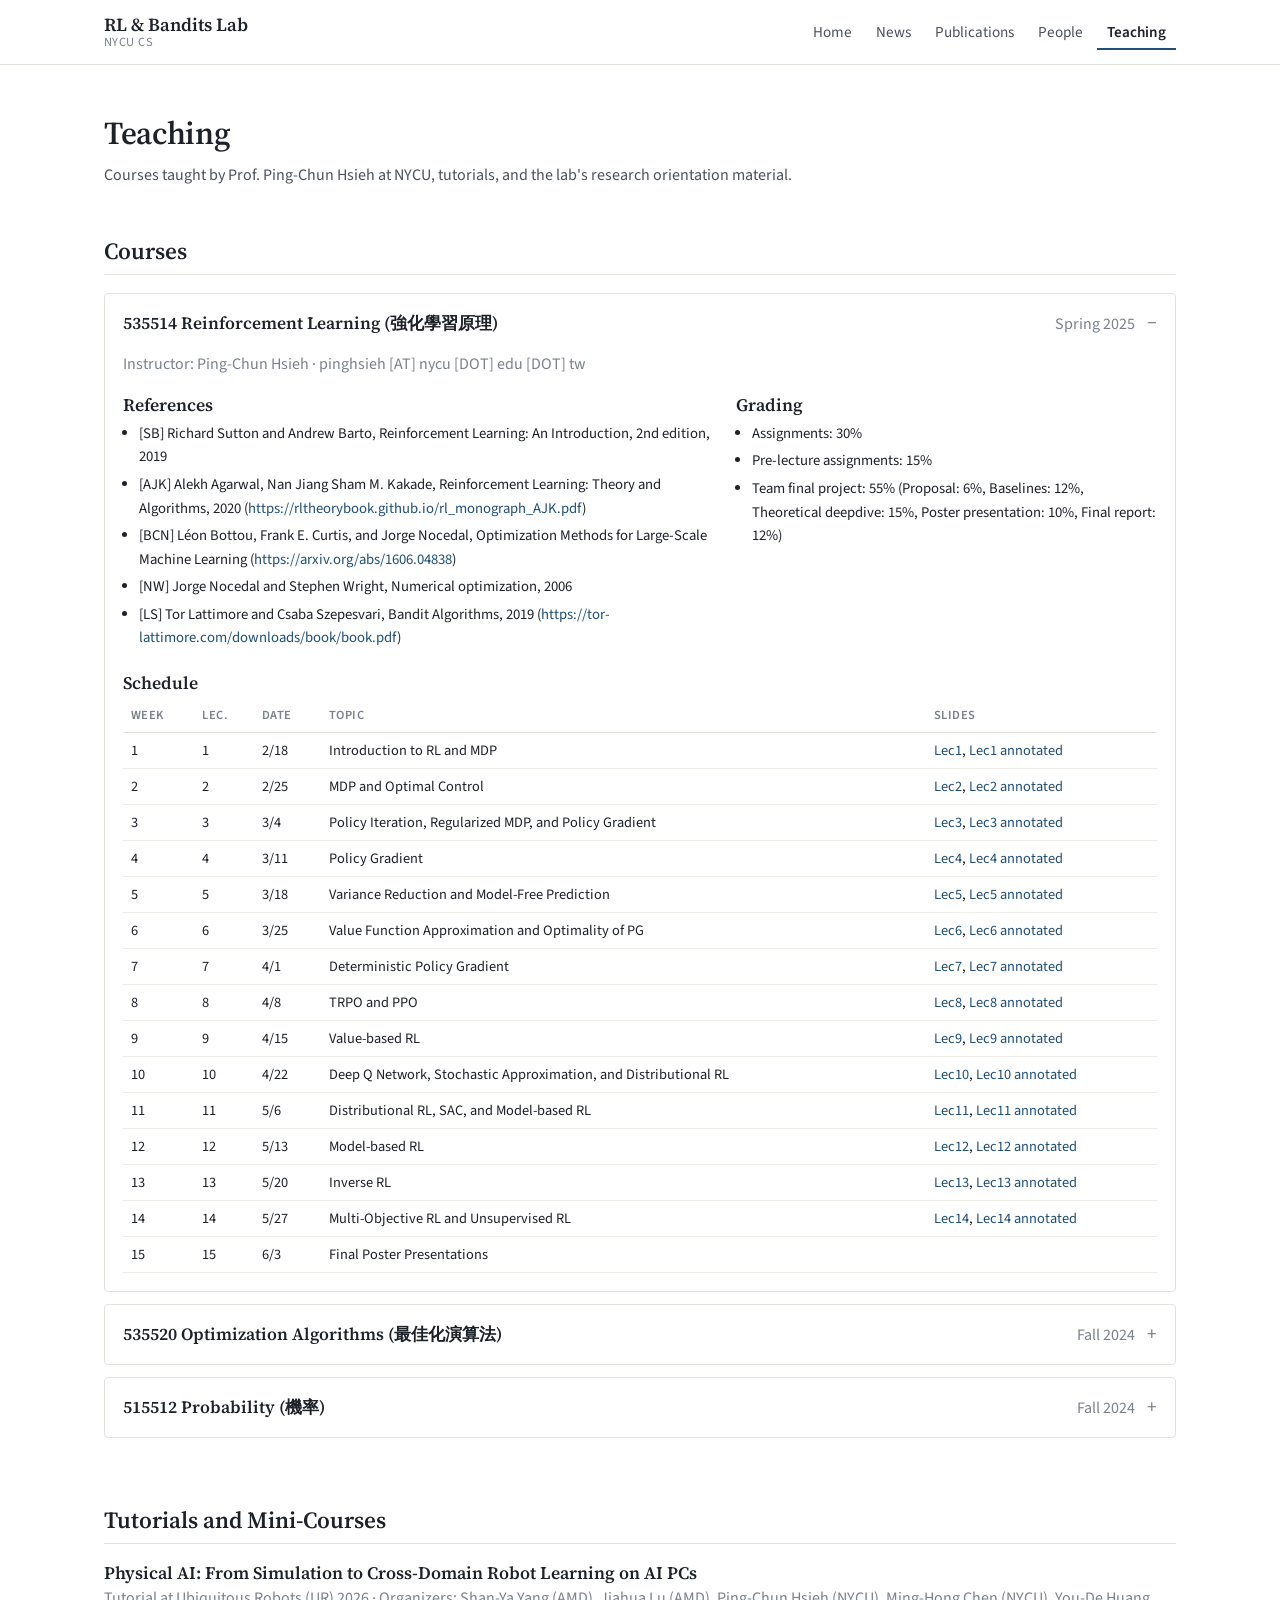
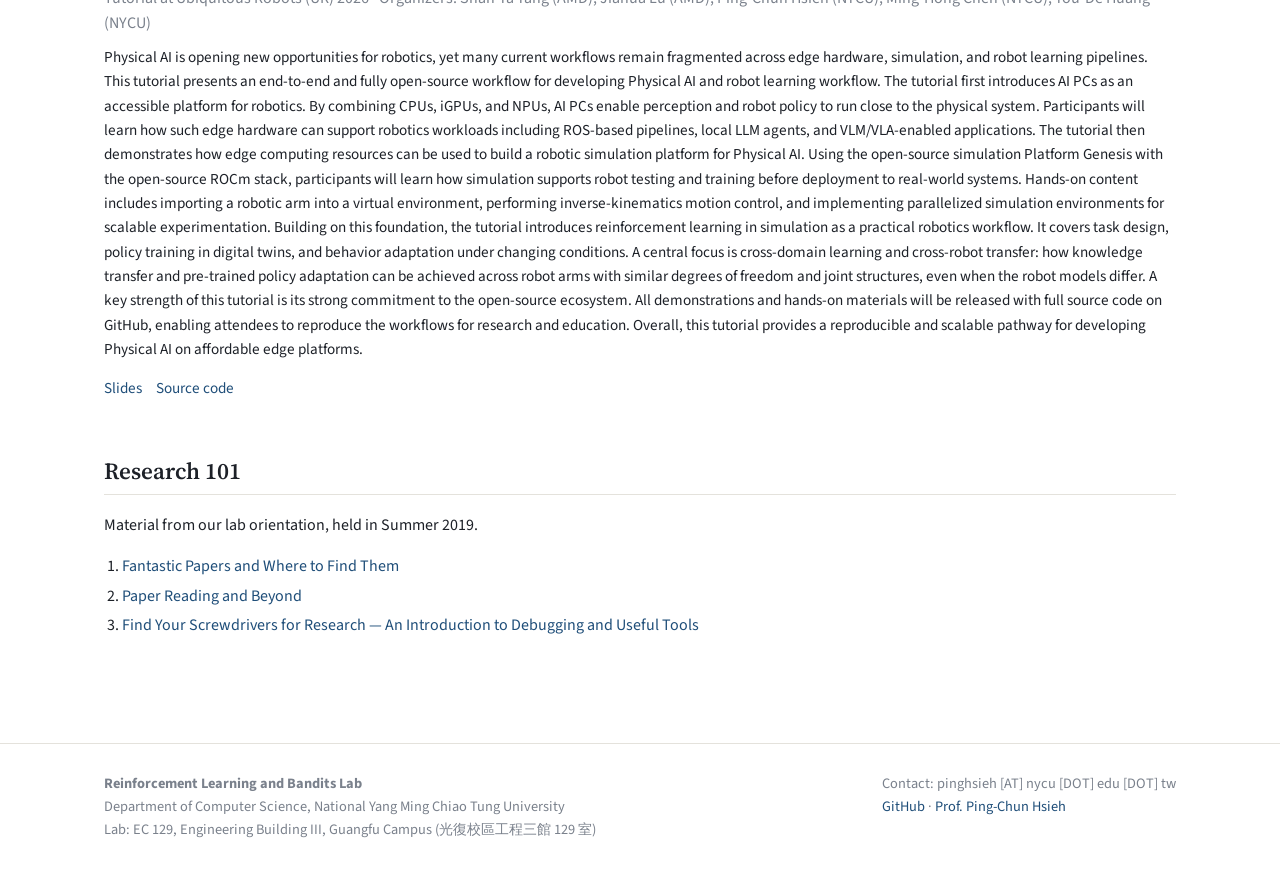
<file: teaching.html>
<!doctype html>
<html lang="en">
<head>
  <meta charset="utf-8">
  <meta name="viewport" content="width=device-width, initial-scale=1">
  <title>Teaching · RL & Bandits Lab</title>
  <meta name="description" content="Courses, tutorials, and lab orientation material.">
  <link rel="icon" href="assets/img/favicon.png" type="image/png">
  <link rel="apple-touch-icon" href="assets/img/apple-touch-icon.png">
  <link rel="preconnect" href="https://fonts.googleapis.com">
  <link rel="preconnect" href="https://fonts.gstatic.com" crossorigin>
  <link rel="stylesheet" href="https://fonts.googleapis.com/css2?family=IM+Fell+English:ital@0;1&family=Source+Sans+3:wght@400;600&family=Source+Serif+4:opsz,wght@8..60,400;8..60,600&display=swap">
  <link rel="stylesheet" href="assets/css/style.css">
</head>
<body data-page="teaching">
  <main></main>
  <script src="assets/js/load.js"></script>
</body>
</html>
</file>
<file: assets/css/style.css>
:root {
  --ink: #1d2128;
  --ink-2: #4a515c;
  --ink-3: #7a818c;
  --line: #e4e2dc;
  --line-2: #efede8;
  --bg: #ffffff;
  --bg-2: #f7f6f2;
  --accent: #1f4e79;
  --accent-ink: #163a5a;
  --paper: #f3ecdc;
  --sea: #dfe7e6;
  --sea-ink: #4c6b72;
  --serif: "Source Serif 4", Georgia, "Noto Serif TC", serif;
  --sans: "Source Sans 3", -apple-system, BlinkMacSystemFont, "Segoe UI", "PingFang TC", "Noto Sans TC", sans-serif;
  --map: "IM Fell English", "Source Serif 4", Georgia, serif;
  --wrap: 1120px;
}

* { box-sizing: border-box; }
html { -webkit-text-size-adjust: 100%; }
body {
  margin: 0; background: var(--bg); color: var(--ink);
  font: 16px/1.6 var(--sans);
}
a { color: var(--accent); text-decoration: none; }
a:hover { text-decoration: underline; text-underline-offset: 2px; }
img { max-width: 100%; display: block; }
h1, h2, h3 { font-family: var(--serif); font-weight: 600; line-height: 1.25; margin: 0; }
h1 { font-size: 2rem; letter-spacing: -0.01em; }
h2 { font-size: 1.45rem; }
h3 { font-size: 1.1rem; }
p { margin: 0 0 1em; }
.wrap { max-width: var(--wrap); margin: 0 auto; padding: 0 24px; }
.muted { color: var(--ink-3); }
.zh { font-family: var(--sans); font-weight: 400; }

.site-header { border-bottom: 1px solid var(--line); background: var(--bg); position: sticky; top: 0; z-index: 50; }
.site-header .wrap { display: flex; align-items: center; justify-content: space-between; gap: 24px; min-height: 64px; }
.brand { display: flex; flex-direction: column; color: var(--ink); line-height: 1.15; }
.brand:hover { text-decoration: none; }
.brand b { font-family: var(--serif); font-size: 1.15rem; font-weight: 600; }
.brand span { font-size: .78rem; color: var(--ink-3); letter-spacing: .04em; text-transform: uppercase; }
.nav { display: flex; gap: 4px; flex-wrap: wrap; }
.nav a { color: var(--ink-2); padding: 6px 10px; border-radius: 4px; font-size: .95rem; }
.nav a:hover { color: var(--ink); background: var(--bg-2); text-decoration: none; }
.nav a.on { color: var(--ink); font-weight: 600; box-shadow: inset 0 -2px 0 var(--accent); border-radius: 0; }
.nav-toggle { display: none; background: none; border: 1px solid var(--line); border-radius: 4px; padding: 6px 10px; font: inherit; color: var(--ink); }

.site-footer { border-top: 1px solid var(--line); margin-top: 72px; padding: 28px 0 40px; color: var(--ink-3); font-size: .9rem; }
.site-footer .wrap { display: flex; justify-content: space-between; gap: 24px; flex-wrap: wrap; }

@media (max-width: 760px) {
  .nav-toggle { display: block; }
  .nav { display: none; position: absolute; left: 0; right: 0; top: 64px; background: var(--bg); border-bottom: 1px solid var(--line); flex-direction: column; padding: 8px 16px 12px; }
  .nav.open { display: flex; }
  .wrap { padding: 0 16px; }
  h1 { font-size: 1.6rem; }
}

.page-head { padding: 48px 0 20px; }
.page-head p { color: var(--ink-2); max-width: 760px; margin: 10px 0 0; }
.section { padding: 28px 0; }
.section > h2, .section-title { padding-bottom: 8px; border-bottom: 1px solid var(--line); margin-bottom: 18px; }
.section-title { display: flex; align-items: baseline; justify-content: space-between; gap: 16px; }
.section-title h2 { border: 0; padding: 0; margin: 0; }
.section-title a { font-size: .92rem; }
.grid-2 { display: grid; grid-template-columns: 1.4fr 1fr; gap: 40px; }
@media (max-width: 860px) { .grid-2 { grid-template-columns: 1fr; gap: 24px; } }

.hero { padding: 52px 0 28px; display: flex; align-items: center; justify-content: space-between; gap: 32px; }
.hero > div { min-width: 0; }
.hero-logo { flex: none; width: 200px; height: auto; }
.hero h1 { font-size: 2.35rem; max-width: 820px; }
.hero .lede { font-size: 1.12rem; color: var(--ink-2); max-width: 780px; margin: 14px 0 0; }
.hero .meta { margin-top: 14px; font-size: .95rem; color: var(--ink-3); }
.pi-mini { display: flex; gap: 16px; align-items: flex-start; }
.pi-mini img { width: 96px; height: 118px; object-fit: cover; border-radius: 3px; }
.pi-mini h3 { margin-bottom: 2px; }
.openings { background: var(--bg-2); border-left: 3px solid var(--accent); padding: 14px 18px; font-size: .95rem; }
.openings p:last-child { margin: 0; }

.news { list-style: none; padding: 0; margin: 0; }
.news li { display: grid; grid-template-columns: 82px 1fr; gap: 14px; padding: 9px 0; border-bottom: 1px solid var(--line-2); font-size: .96rem; }
.news li:last-child { border-bottom: 0; }
.news time { color: var(--ink-3); font-variant-numeric: tabular-nums; font-size: .88rem; padding-top: 2px; white-space: nowrap; }
.news .tag { display: inline-block; font-size: .7rem; letter-spacing: .05em; text-transform: uppercase; color: var(--ink-3); margin-right: 6px; }
.news .tag.award { color: #8a5a00; }
.news .tag.paper { color: var(--accent); }
.year-head { font-family: var(--serif); font-size: 1.15rem; margin: 26px 0 4px; color: var(--ink-2); }

.badge { display: inline-block; font-size: .74rem; line-height: 1.3; padding: 2px 7px; border-radius: 3px; background: #eef0f3; color: var(--ink-2); white-space: nowrap; }
.badge.venue { background: var(--ink); color: #fff; font-weight: 600; letter-spacing: .02em; }
.badge.award { background: #f6ecd2; color: #6d4b00; }
.badge.region { background: color-mix(in srgb, var(--c) 14%, white); color: color-mix(in srgb, var(--c) 75%, black); border: 1px solid color-mix(in srgb, var(--c) 30%, white); }
a.badge:hover { text-decoration: none; filter: brightness(.96); }
.chips { display: flex; flex-wrap: wrap; gap: 6px; }
.chip { border: 1px solid var(--line); background: var(--bg); color: var(--ink-2); padding: 4px 11px; border-radius: 999px; font: inherit; font-size: .86rem; cursor: pointer; }
.chip:hover { border-color: var(--ink-3); }
.chip.on { background: var(--ink); border-color: var(--ink); color: #fff; }
.chip .dot { display: inline-block; width: 8px; height: 8px; border-radius: 50%; background: var(--c); margin-right: 6px; vertical-align: 1px; }

.pub-tools { display: flex; flex-direction: column; gap: 12px; padding: 16px 0 6px; }
.pub-tools .row { display: flex; gap: 10px 18px; flex-wrap: wrap; align-items: center; }
.pub-tools label { font-size: .8rem; letter-spacing: .05em; text-transform: uppercase; color: var(--ink-3); min-width: 64px; }
.search { border: 1px solid var(--line); border-radius: 4px; padding: 7px 11px; font: inherit; width: min(360px, 100%); }
.search:focus, .chip:focus-visible, .seg button:focus-visible { outline: 2px solid var(--accent); outline-offset: 1px; }
.seg { display: inline-flex; border: 1px solid var(--line); border-radius: 4px; overflow: hidden; }
.seg button { border: 0; background: var(--bg); padding: 5px 12px; font: inherit; font-size: .88rem; color: var(--ink-2); cursor: pointer; }
.seg button + button { border-left: 1px solid var(--line); }
.seg button.on { background: var(--ink); color: #fff; }
.pub-count { font-size: .9rem; color: var(--ink-3); }

.pubs { list-style: none; margin: 0; padding: 0; }
.pub { display: grid; grid-template-columns: 170px 1fr; gap: 18px; padding: 14px 0; border-bottom: 1px solid var(--line-2); }
.pub .side { display: flex; flex-direction: column; align-items: flex-start; gap: 5px; padding-top: 2px; }
.pub .title { font-weight: 600; color: var(--ink); font-size: 1.02rem; line-height: 1.4; }
.pub a.title { color: var(--ink); }
.pub a.title:hover { color: var(--accent); }
.pub .authors { color: var(--ink-2); font-size: .94rem; margin-top: 3px; }
.pub .authors b { color: var(--ink); font-weight: 600; }
.pub .authors a { color: inherit; }
.pub .venue-full { color: var(--ink-3); font-size: .9rem; font-style: italic; }
.pub .links { margin-top: 5px; font-size: .88rem; display: flex; gap: 12px; flex-wrap: wrap; }
.pub .pid { font-size: .74rem; color: var(--ink-3); font-variant-numeric: tabular-nums; }
.group-head { font-family: var(--serif); font-size: 1.3rem; margin: 30px 0 2px; display: flex; align-items: baseline; gap: 10px; }
.group-head small { font-family: var(--sans); font-size: .85rem; color: var(--ink-3); font-weight: 400; }
@media (max-width: 640px) {
  .pub { grid-template-columns: 1fr; gap: 6px; }
  .pub .side { flex-direction: row; flex-wrap: wrap; }
}

.people { display: grid; grid-template-columns: repeat(auto-fill, minmax(250px, 1fr)); gap: 14px; }
.person { border: 1px solid var(--line); border-radius: 4px; padding: 14px 16px; scroll-margin-top: 90px; }
.person:target { border-color: var(--accent); box-shadow: 0 0 0 2px color-mix(in srgb, var(--accent) 25%, transparent); }
.person .name { font-family: var(--serif); font-weight: 600; font-size: 1.05rem; }
.person .name .zh { font-size: 1rem; margin-left: 4px; color: var(--ink-2); }
.person .no { float: right; font-size: .75rem; color: var(--ink-3); font-variant-numeric: tabular-nums; }
.person .line { font-size: .9rem; color: var(--ink-2); }
.person .chips { margin-top: 8px; }
.alumni { list-style: none; padding: 0; margin: 0; }
.alumni li { display: grid; grid-template-columns: 200px 1fr; gap: 16px; padding: 10px 0; border-bottom: 1px solid var(--line-2); font-size: .94rem; scroll-margin-top: 90px; }
.alumni li:target { background: var(--bg-2); }
.alumni .who { font-weight: 600; }
.alumni .who .zh { font-weight: 400; color: var(--ink-2); }
.alumni .thesis { font-style: italic; color: var(--ink-2); }
@media (max-width: 640px) { .alumni li { grid-template-columns: 1fr; gap: 2px; } }
.ug-year { display: grid; grid-template-columns: 70px 1fr; gap: 12px; padding: 7px 0; border-bottom: 1px solid var(--line-2); font-size: .95rem; }
.ug-year b { font-family: var(--serif); }
.ug-year span.p { white-space: nowrap; }
.life { display: grid; grid-template-columns: repeat(auto-fill, minmax(240px, 1fr)); gap: 14px; }
.life figure { margin: 0; }
.life img { width: 100%; aspect-ratio: 4 / 3; object-fit: cover; border-radius: 3px; background: var(--bg-2); }
.life figcaption { font-size: .86rem; color: var(--ink-2); margin-top: 6px; }

.pi-info { display: grid; grid-template-columns: 56px 1fr; gap: 2px 12px; margin: 0 0 8px; font-size: .9rem; }
.pi-info dt { color: var(--ink-3); }
.pi-info dd { margin: 0; }
.linkrow { display: flex; gap: 14px; flex-wrap: wrap; font-size: .95rem; }
.folds { margin-top: 20px; }
.folds details.fold { margin-bottom: 8px; }
.folds details.fold > summary { font-family: var(--serif); font-weight: 600; font-size: 1.05rem; padding: 10px 16px; }
.more { display: block; margin: 18px auto 0; font: inherit; font-size: .92rem; padding: 7px 18px; border: 1px solid var(--line); border-radius: 4px; background: var(--bg); color: var(--accent); cursor: pointer; }
.more:hover { background: var(--bg-2); }
.plain { padding-left: 1.1em; margin: 0; }
.plain li { margin: 4px 0; }
.cv-list { list-style: none; padding: 0; margin: 0; }
.cv-list li { padding: 7px 0; border-bottom: 1px solid var(--line-2); }
.cv-list .where { font-weight: 600; }
.cv-list .what { color: var(--ink-2); font-size: .94rem; }

details.fold { border: 1px solid var(--line); border-radius: 4px; margin-bottom: 12px; }
details.fold > summary { cursor: pointer; padding: 14px 18px; list-style: none; display: flex; justify-content: space-between; gap: 12px; align-items: baseline; }
details.fold > summary::-webkit-details-marker { display: none; }
details.fold > summary::after { content: "+"; color: var(--ink-3); font-size: 1.2rem; }
details.fold[open] > summary::after { content: "−"; }
details.fold .body { padding: 0 18px 18px; }
.course-title { font-family: var(--serif); font-weight: 600; font-size: 1.08rem; }
.tbl { width: 100%; border-collapse: collapse; font-size: .9rem; }
.tbl th { text-align: left; font-weight: 600; color: var(--ink-3); font-size: .78rem; text-transform: uppercase; letter-spacing: .04em; border-bottom: 1px solid var(--line); padding: 6px 8px; }
.tbl td { border-bottom: 1px solid var(--line-2); padding: 6px 8px; vertical-align: top; }
.tbl-wrap { overflow-x: auto; }

.bar { --p: 0; --c: var(--accent); height: 6px; border-radius: 3px; background: #e9e7e1; overflow: hidden; }
.bar > i { display: block; height: 100%; width: calc(var(--p) * 1%); background: var(--c); border-radius: 3px; }
.bar-label { display: flex; justify-content: space-between; font-size: .8rem; color: var(--ink-3); margin-bottom: 4px; font-variant-numeric: tabular-nums; }
.status { font-size: .74rem; letter-spacing: .05em; text-transform: uppercase; font-weight: 600; }
.status.conquered { color: #8a5a00; }
.status.active { color: var(--accent); }
.status.unexplored { color: var(--ink-3); }

.map-section { background: #f6f1e6; border-top: 1px solid #e6dcc6; border-bottom: 1px solid #e6dcc6; padding: 34px 0 30px; margin-top: 8px; }
.map-head { display: flex; justify-content: space-between; align-items: flex-end; gap: 24px; flex-wrap: wrap; margin-bottom: 14px; }
.map-head h2 { font-family: var(--map); font-weight: 400; font-size: 1.9rem; letter-spacing: .01em; }
.map-head p { margin: 4px 0 0; color: var(--ink-2); max-width: 640px; font-size: .97rem; }
.map-stats { display: flex; gap: 22px; }
.map-stats div { text-align: right; }
.map-stats b { display: block; font-family: var(--serif); font-size: 1.6rem; line-height: 1; font-weight: 600; font-variant-numeric: tabular-nums; }
.map-stats span { font-size: .74rem; letter-spacing: .05em; text-transform: uppercase; color: var(--ink-3); }

.map-toolbar { display: flex; justify-content: space-between; align-items: center; gap: 12px 24px; flex-wrap: wrap; margin-bottom: 10px; font-size: .88rem; }
.map-legend { display: flex; gap: 14px; flex-wrap: wrap; color: var(--ink-2); align-items: center; }
.map-legend .sw { display: inline-flex; align-items: center; gap: 5px; }
.map-legend svg { width: 12px; height: 14px; }
.map-legend .sep { width: 1px; height: 14px; background: #d9cfb9; }
.map-toolbar select { font: inherit; font-size: .88rem; padding: 5px 8px; border: 1px solid #d9cfb9; border-radius: 4px; background: #fffdf8; color: var(--ink); max-width: 260px; }

.map-frame { position: relative; border: 1px solid #d9cfb9; border-radius: 6px; background: var(--sea); overflow: hidden; box-shadow: 0 1px 0 #fff inset, 0 8px 24px -18px rgba(60, 40, 10, .45); }
.map-scroll { overflow-x: auto; -webkit-overflow-scrolling: touch; }
.map-svg { display: block; width: 100%; height: auto; min-width: 820px; user-select: none; }
.map-svg .cell { cursor: pointer; transition: opacity .2s, filter .2s; }
.map-svg .cell:hover, .map-svg .cell.sel { filter: brightness(1.07) saturate(1.1); }
.map-svg .cell.dim, .map-svg .marker.dim { opacity: .28; }
.map-svg .cell-border { fill: none; stroke: rgba(70, 50, 20, .45); stroke-width: 1; stroke-dasharray: 3 3; pointer-events: none; }
.map-svg .sel-outline { fill: none; stroke: #2a1c08; stroke-width: 2.4; pointer-events: none; }
.map-svg .marker { cursor: pointer; transition: opacity .2s; }
.map-svg .rlabel { font-family: var(--map); font-size: 18px; fill: #2c2416; text-anchor: middle; paint-order: stroke; stroke: rgba(250, 245, 232, .85); stroke-width: 3px; stroke-linejoin: round; }
.map-svg .clabel { font-family: var(--map); font-size: 25px; letter-spacing: .1em; fill: rgba(40, 30, 14, .55); text-anchor: middle; pointer-events: none; text-transform: uppercase; paint-order: stroke; stroke: rgba(250, 245, 232, .35); stroke-width: 4px; }
.map-svg .ctheme { font-family: var(--sans); font-size: 13px; letter-spacing: .14em; fill: rgba(40, 30, 14, .55); text-anchor: middle; pointer-events: none; text-transform: uppercase; }
.map-svg .sea { font-family: var(--map); font-style: italic; font-size: 21px; fill: var(--sea-ink); text-anchor: middle; pointer-events: none; opacity: .9; }
.map-svg .route { fill: none; stroke: #a5612c; stroke-width: 1.6; stroke-dasharray: 6 5; opacity: .75; }
.map-svg .route-label { font-family: var(--map); font-style: italic; font-size: 15px; fill: #8c4f22; }
.map-svg .range-label { font-family: var(--map); font-style: italic; font-size: 16px; fill: #5c4f3b; }
.map-svg .grat { fill: none; stroke: rgba(76, 107, 114, .14); stroke-width: 1; }
.map-svg .coast-1 { fill: none; stroke: rgba(76, 107, 114, .22); stroke-width: 14; }
.map-svg .coast-2 { fill: none; stroke: rgba(76, 107, 114, .14); stroke-width: 28; }
.map-svg .coast { fill: none; stroke: #5a4a30; stroke-width: 1.6; pointer-events: none; }

.map-panel { position: absolute; top: 12px; right: 12px; bottom: 12px; width: 370px; background: #fffdf8; border: 1px solid #d9cfb9; border-radius: 6px; box-shadow: 0 10px 30px -12px rgba(40, 28, 8, .35); display: flex; flex-direction: column; transform: translateX(calc(100% + 24px)); transition: transform .28s ease; z-index: 3; }
.map-panel.open { transform: none; }
.map-panel .ph { padding: 16px 18px 12px; border-bottom: 1px solid #eee5d3; position: relative; }
.map-panel .ph .kicker { font-size: .74rem; letter-spacing: .08em; text-transform: uppercase; color: var(--ink-3); }
.map-panel .ph h3 { font-family: var(--map); font-weight: 400; font-size: 1.45rem; margin: 2px 26px 6px 0; line-height: 1.2; }
.map-panel .ph .close { position: absolute; top: 10px; right: 10px; border: 0; background: none; font-size: 1.4rem; line-height: 1; color: var(--ink-3); cursor: pointer; padding: 4px 8px; }
.map-panel .ph .close:hover { color: var(--ink); }
.map-panel .pb { padding: 14px 18px 18px; overflow-y: auto; font-size: .92rem; }
.map-panel .pb h4 { font-size: .74rem; letter-spacing: .08em; text-transform: uppercase; color: var(--ink-3); margin: 16px 0 6px; font-weight: 600; }
.map-panel .pb h4:first-child { margin-top: 0; }
.map-panel .desc { color: var(--ink-2); }
.map-panel .bar { height: 8px; }
.people-inline { display: flex; flex-wrap: wrap; gap: 6px; }
.person-tag { display: inline-flex; align-items: baseline; gap: 5px; border: 1px solid #e6dcc6; background: #faf6ec; border-radius: 3px; padding: 2px 8px; font-size: .86rem; color: var(--ink); }
.person-tag:hover { text-decoration: none; border-color: #c9b88f; }
.person-tag small { color: var(--ink-3); font-size: .76rem; }
.person-tag.alum { background: transparent; color: var(--ink-2); }
.panel-pubs { list-style: none; margin: 0; padding: 0; }
.panel-pubs li { padding: 8px 0; border-bottom: 1px solid #f0e9da; }
.panel-pubs li:last-child { border-bottom: 0; }
.panel-pubs .t { font-weight: 600; line-height: 1.35; color: var(--ink); display: block; }
.panel-pubs .a { font-size: .84rem; color: var(--ink-2); }
.panel-pubs .a b { color: var(--ink); font-weight: 600; }
.panel-pubs .v { font-size: .8rem; color: var(--ink-3); }
.empty-note { color: var(--ink-3); font-style: italic; }
.map-hint { font-size: .84rem; color: var(--ink-3); margin-top: 10px; display: flex; justify-content: space-between; gap: 12px; flex-wrap: wrap; }

.cont-progress { display: grid; grid-template-columns: repeat(3, minmax(0, 1fr)); gap: 12px 22px; margin-top: 18px; }
.cont-progress .n { font-family: var(--map); font-size: .98rem; line-height: 1.25; }

@media (max-width: 860px) {
  .map-panel { position: static; width: auto; transform: none; display: none; margin-top: 12px; box-shadow: none; }
  .map-panel.open { display: flex; }
  .map-stats b { font-size: 1.3rem; }
}

.data-warn { background: #fff4e5; border: 1px solid #f0c27a; color: #6d4100; font-size: .88rem; padding: 10px 14px; margin: 12px 0; border-radius: 4px; }
.data-warn ul { margin: 4px 0 0; padding-left: 1.2em; }
.pub .side .badge.region { white-space: normal; max-width: 100%; }

.grid-2 > *, .map-head > div, .news li > div, .pub > div { min-width: 0; }
.news li > div, .pub .authors, .panel-pubs .a { overflow-wrap: anywhere; }
.map-stats { flex-wrap: wrap; gap: 14px 22px; }
.map-frame { max-width: 100%; min-width: 0; }
@media (max-width: 640px) { .map-stats div { text-align: left; } .hero h1 { font-size: 1.75rem; } .hero { flex-direction: column-reverse; align-items: flex-start; gap: 12px; } .hero-logo { width: 120px; } }
details.fold > summary .muted { margin-left: auto; }
@media (max-width: 640px) { .cont-progress { grid-template-columns: 1fr 1fr; } }
.person .name a .zh, .alumni .who a .zh { color: inherit; }
</file>
